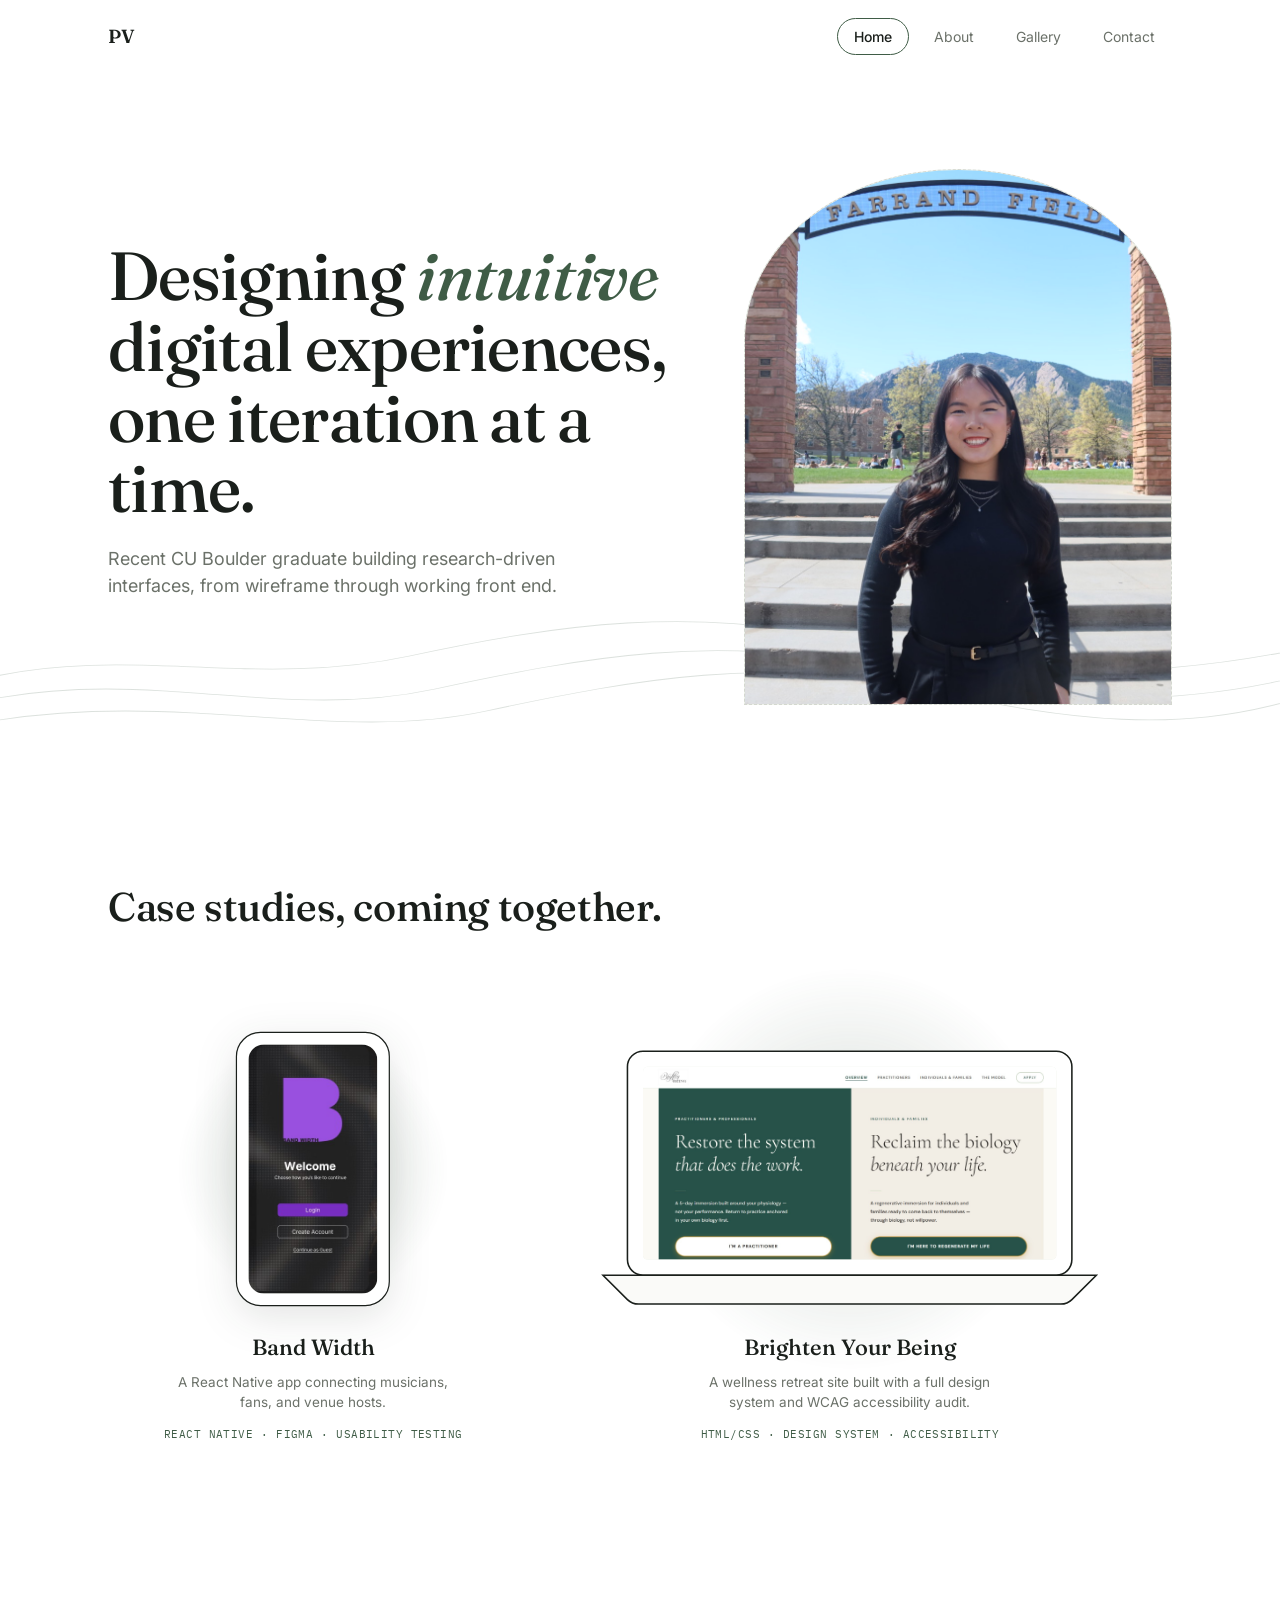
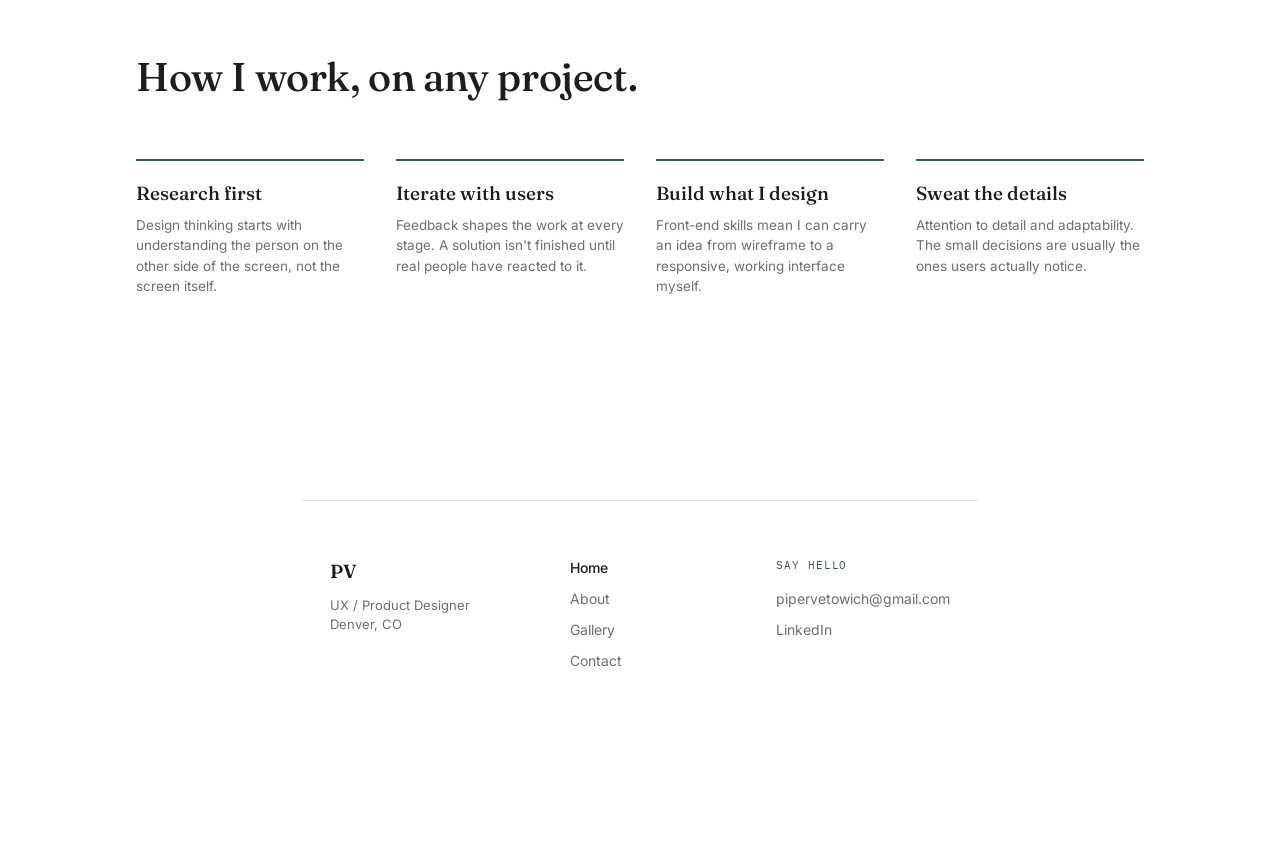
<file: index.html>
<!doctype html>
<html lang="en">
<head>
<meta charset="UTF-8" />
<meta name="viewport" content="width=device-width, initial-scale=1.0" />
<title>Piper Vetowich</title>
<meta name="description" content="Piper Vetowich, UX / Product Designer based in Boulder, CO." />
<link rel="preconnect" href="https://fonts.googleapis.com" />
<link rel="preconnect" href="https://fonts.gstatic.com" crossorigin />
<link href="https://fonts.googleapis.com/css2?family=Fraunces:ital,opsz,wght@0,9..144,400;0,9..144,500;0,9..144,600;1,9..144,500&family=Inter:wght@400;500;600&family=IBM+Plex+Mono:wght@400;500&display=swap" rel="stylesheet" />
<link rel="stylesheet" href="style.css" />
</head>
<body>

<!-- NAV -->
<header class="portfolio__nav">
  <div class="portfolio__nav-inner">
    <a href="index.html" class="portfolio__mark">PV</a>
    <nav class="portfolio__links">
      <a href="index.html" class="is-active">Home</a>
      <a href="about.html">About</a>
      <a href="gallery.html">Gallery</a>
      <a href="contact.html">Contact</a>
    </nav>
  </div>
</header>

<!-- HERO -->
<section class="portfolio__hero" id="top">
  <svg class="portfolio__hero-contour" viewBox="0 0 1000 400" preserveAspectRatio="none" aria-hidden="true">
    <path d="M-10 320 C 120 260, 220 360, 340 300 S 560 200, 680 260 S 900 340, 1010 280" fill="none" stroke="currentColor" stroke-width="1.4"/>
    <path d="M-10 360 C 140 300, 260 400, 380 340 S 600 240, 720 300 S 920 380, 1010 320" fill="none" stroke="currentColor" stroke-width="1.4"/>
    <path d="M-10 280 C 100 220, 200 300, 320 240 S 540 150, 660 210 S 880 290, 1010 230" fill="none" stroke="currentColor" stroke-width="1.4"/>
  </svg>
  <div class="portfolio__shell">
    
    <div class="portfolio__hero-layout">
      <div class="portfolio__hero-inner">
        <h1>Designing <em>intuitive</em> digital experiences, one iteration at a time.</h1>
        <p class="portfolio__hero-sub">
          Recent CU Boulder graduate building research-driven interfaces, from wireframe
          through working front end.
        </p>
      </div>
      <div class="portfolio__hero-photo-wrap">
        <div class="portfolio__hero-photo">
           <img src="Piper_Vetowich.JPG" alt="Piper Vetowich" />
        </div>
      </div>
    </div>
  </div>
</section>

<!-- WORK -->
<section class="portfolio__section" id="work">
  <div class="portfolio__shell">
    <div class="portfolio__section-head">
      <div>
        <h2>Case studies, coming together.</h2>
      </div>
    </div>
   
    <div class="portfolio__devices">

      <div class="portfolio__project-col">
        <div class="portfolio__glow" style="width:280px;height:280px;left:50%;top:140px;transform:translate(-50%,-50%);"></div>
        <a class="portfolio__project-link" href="bandwidth.html">
          <div class="portfolio__device-frame">
            <svg class="portfolio__phone" viewBox="0 0 186 326" xmlns="http://www.w3.org/2000/svg">
              <defs>
                <clipPath id="phoneScreenClip">
                  <rect x="18" y="18" width="150" height="290" rx="18" />
                </clipPath>
              </defs>
              <rect class="portfolio__phone-frame" x="4" y="4" width="178" height="318" rx="28" />
              <rect class="portfolio__phone-screen-fill" x="18" y="18" width="150" height="290" rx="18" />
          
                 <image href="bandwidth-phone.jpg" x="18" y="18" width="150" height="290" preserveAspectRatio="xMidYMid slice" clip-path="url(#phoneScreenClip)" />
            </svg>
          </div>
          <div class="portfolio__project-caption">
            <h3>Band Width</h3>
            <p>A React Native app connecting musicians, fans, and venue hosts. </p>
            <div class="portfolio__tags">
              <span class="portfolio__tag">React Native</span>
              <span class="portfolio__tag">Figma</span>
              <span class="portfolio__tag">Usability testing</span>
            </div>
          </div>
        </a>
      </div>

     <div class="portfolio__project-col">
  <div class="portfolio__glow" style="width:420px;height:420px;left:50%;top:140px;transform:translate(-50%,-50%);"></div>
  <a class="portfolio__project-link" href="brighten-your-being.html">
    <div class="portfolio__device-frame">
      <svg class="portfolio__laptop" viewBox="0 0 480 252" xmlns="http://www.w3.org/2000/svg">
        <defs>
          <clipPath id="laptopScreenClip">
            <rect x="54" y="34" width="372" height="173.56" rx="4" />
          </clipPath>
        </defs>
        <rect class="portfolio__laptop-frame" x="40" y="20" width="400" height="201.56" rx="14" />
        <rect class="portfolio__laptop-screen-fill" x="54" y="34" width="372" height="173.56" rx="4" />
        <image href="BYB-Home-Page.jpg" x="54" y="34" width="372" height="173.56" preserveAspectRatio="xMidYMid slice" clip-path="url(#laptopScreenClip)" />
        <path class="portfolio__laptop-base" d="M18 221.56 L462 221.56 L440 243.56 Q436 247.56 430 247.56 L50 247.56 Q44 247.56 40 243.56 Z" />
      </svg>
    </div>
  </a>
  <div class="portfolio__project-caption">
    <h3>Brighten Your Being</h3>
    <p>A wellness retreat site built with a full design system and WCAG accessibility audit.</p>
    <div class="portfolio__tags">
      <span class="portfolio__tag">HTML/CSS</span>
      <span class="portfolio__tag">Design system</span>
      <span class="portfolio__tag">Accessibility</span>
    </div>
  </div>
</div>

<!-- APPROACH -->
<section class="portfolio__section" id="approach">
  <div class="portfolio__shell">
    <div class="portfolio__section-head">
      <div>
        <h2>How I work, on any project.</h2>
      </div>
    </div>
    <div class="portfolio__principles">
      <div class="portfolio__principle">
        <h3>Research first</h3>
        <p>Design thinking starts with understanding the person on the other side of the screen, not the screen itself.</p>
      </div>
      <div class="portfolio__principle">
        <h3>Iterate with users</h3>
        <p>Feedback shapes the work at every stage. A solution isn't finished until real people have reacted to it.</p>
      </div>
      <div class="portfolio__principle">
        <h3>Build what I design</h3>
        <p>Front-end skills mean I can carry an idea from wireframe to a responsive, working interface myself.</p>
      </div>
      <div class="portfolio__principle">
        <h3>Sweat the details</h3>
        <p>Attention to detail and adaptability. The small decisions are usually the ones users actually notice.</p>
      </div>
    </div>
  </div>
</section>

<footer class="portfolio__footer">
  <div class="portfolio__shell portfolio__footer-inner">
    <div class="portfolio__footer-brand">
      <a href="index.html" class="portfolio__mark">PV</a>
      <p>UX / Product Designer<br />Denver, CO</p>
    </div>
    <nav class="portfolio__footer-links">

      <a href="index.html" class="is-active">Home</a>
      <a href="about.html">About</a>
      <a href="gallery.html">Gallery</a>
      <a href="contact.html">Contact</a>
    </nav>
    <div class="portfolio__footer-contact">
      <span class="portfolio__footer-heading">Say hello</span>
      <a href="mailto:pipervetowich@gmail.com">pipervetowich@gmail.com</a>
      <a href="https://www.linkedin.com/in/piper-vetowich">LinkedIn</a>
    </div>
  
</footer>

</body>
</html>
</file>
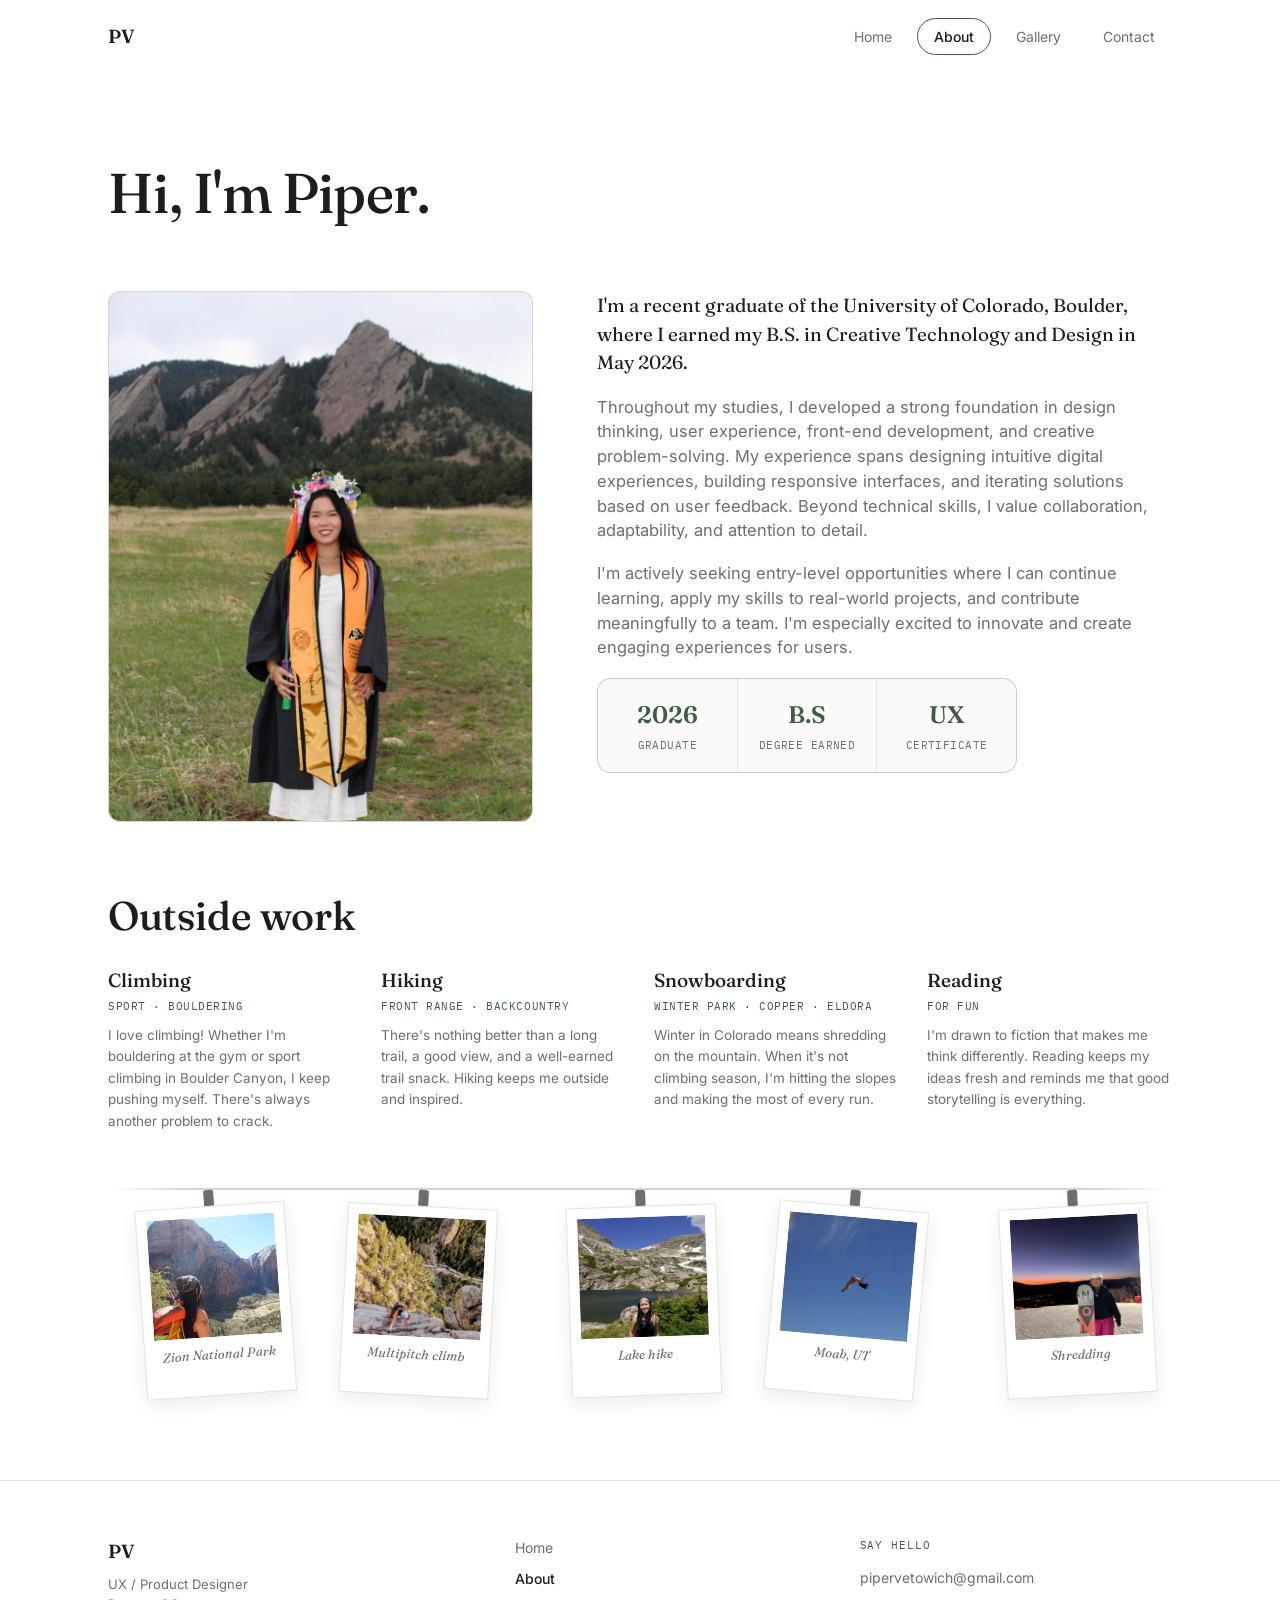
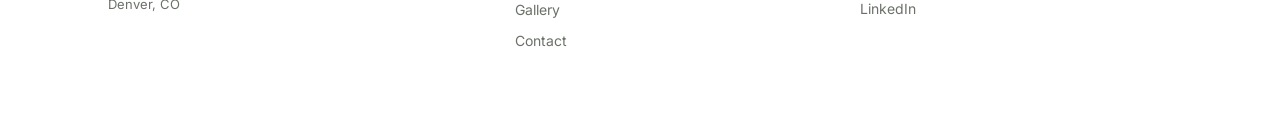
<file: About.html>
<!doctype html>
<html lang="en">
<head>
<meta charset="UTF-8" />
<meta name="viewport" content="width=device-width, initial-scale=1.0" />
<title>About Piper Vetowich</title>
<meta name="description" content="Piper Vetowich, UX / Product Designer based in Boulder, CO." />
<link rel="preconnect" href="https://fonts.googleapis.com" />
<link rel="preconnect" href="https://fonts.gstatic.com" crossorigin />
<link href="https://fonts.googleapis.com/css2?family=Fraunces:ital,opsz,wght@0,9..144,400;0,9..144,500;0,9..144,600;1,9..144,500&family=Inter:wght@400;500;600&family=IBM+Plex+Mono:wght@400;500&display=swap" rel="stylesheet" />
<link rel="stylesheet" href="style.css" />
</head>
<body>

<!-- NAV -->
<header class="portfolio__nav">
  <div class="portfolio__nav-inner">
    <a href="index.html" class="portfolio__mark">PV</a>
    <nav class="portfolio__links">
      <a href="index.html">Home</a>
      <a href="about.html" class="is-active">About</a>
      <a href="gallery.html">Gallery</a>
      <a href="contact.html">Contact</a>
    </nav>
  </div>
</header>

<!-- ABOUT -->
<section class="portfolio__section portfolio__section--first" id="about">
  <div class="portfolio__shell" style="margin-bottom:56px;">
    <h1 class="portfolio__case-title" style="margin-bottom:0;">Hi, I'm Piper.</h1>
  </div>

  <div class="portfolio__shell portfolio__about">
    <div class="portfolio__portrait-wrap">
      <div class="portfolio__glow" style="width:320px;height:320px;left:50%;top:50%;transform:translate(-50%,-50%);"></div>
      <div class="portfolio__portrait">
        <img src="Piper_Vetowich2.jpg" alt="Piper Vetowich" />
    
        <div class="portfolio__portrait-label"></div>
      </div>
    </div>
    <div class="portfolio__about-body">
      <p>
        I'm a recent graduate of the University of Colorado, Boulder, where I earned my B.S. in Creative
        Technology and Design in May 2026.
      </p>
      <p>
        Throughout my studies, I developed a strong foundation in design thinking, user experience, front-end
        development, and creative problem-solving. My experience spans designing intuitive digital experiences,
        building responsive interfaces, and iterating solutions based on user feedback. Beyond technical
        skills, I value collaboration, adaptability, and attention to detail.
      </p>
      <p>
        I'm actively seeking entry-level opportunities where I can continue learning, apply my skills to
        real-world projects, and contribute meaningfully to a team. I'm especially excited to innovate and
        create engaging experiences for users.
      </p>

      <!-- ⟵ ADD YOUR REAL NUMBERS -->
      <div class="portfolio__stats-row">
        <div class="portfolio__stat">
          <div class="portfolio__stat-num">2026</div>
          <div class="portfolio__stat-label">Graduate</div>
        </div>
        <div class="portfolio__stat">
          <div class="portfolio__stat-num">B.S</div>
          <div class="portfolio__stat-label">degree earned</div>
        </div>
        <div class="portfolio__stat">
          <div class="portfolio__stat-num">UX</div>
          <div class="portfolio__stat-label">Certificate</div>
        </div>
      </div>
    </div>
  </div>

  <!-- Outside work / interests -->
  <div class="portfolio__shell">
    <div class="portfolio__interests">
      <h2 class="portfolio__interests-title">Outside work</h2>
      <div class="portfolio__interests-grid">
        <div class="portfolio__interest-card">
          <h3>Climbing</h3>
          <div class="portfolio__interest-detail">Sport · Bouldering</div>
          <p>I love climbing! Whether I'm bouldering at the gym or sport climbing in Boulder Canyon, I keep pushing myself. There's always another problem to crack.</p>
        </div>
        <div class="portfolio__interest-card">
          <h3>Hiking</h3>
          <div class="portfolio__interest-detail">Front Range · Backcountry</div>
          <p>There's nothing better than a long trail, a good view, and a well-earned trail snack. Hiking keeps me outside and inspired.</p>
        </div>
        <div class="portfolio__interest-card">
          <h3>Snowboarding</h3>
          <div class="portfolio__interest-detail">Winter Park · Copper · Eldora</div>
          <p>Winter in Colorado means shredding on the mountain. When it's not climbing season, I'm hitting the slopes and making the most of every run.</p>
        </div>
        <div class="portfolio__interest-card">
          <h3>Reading</h3>
          <div class="portfolio__interest-detail">For Fun</div>
          <p>I'm drawn to fiction that makes me think differently. Reading keeps my ideas fresh and reminds me that good storytelling is everything.</p>
        </div>
      </div>
    </div>

    <!-- ⟵ ADD YOUR PHOTOS — replace each "+" placeholder with <img src="..."> -->
    <div class="portfolio__polaroids">
      <div class="portfolio__polaroid-line"></div>
      <div class="portfolio__polaroid" style="--rot:-4deg">
        <div class="portfolio__polaroid-clip"></div>
        <div class="portfolio__polaroid-card">
          <div class="portfolio__polaroid-img"><img src="Hiker1.jpg" alt="Zion National Park"></div>
          <p>Zion National Park</p>
        </div>
      </div>
      <div class="portfolio__polaroid" style="--rot:3deg">
        <div class="portfolio__polaroid-clip"></div>
        <div class="portfolio__polaroid-card">
          <div class="portfolio__polaroid-img"><img src="Climber1.jpg" alt="Multipitch climb"></div>
          <p>Multipitch climb</p>
        </div>
      </div>
      <div class="portfolio__polaroid" style="--rot:-2deg">
        <div class="portfolio__polaroid-clip"></div>
        <div class="portfolio__polaroid-card">
          <div class="portfolio__polaroid-img"><img src="Hiker2.jpg" alt="Lake hike"></div>
          <p>Lake hike</p>
        </div>
      </div>
      <div class="portfolio__polaroid" style="--rot:5deg">
        <div class="portfolio__polaroid-clip"></div>
        <div class="portfolio__polaroid-card">
          <div class="portfolio__polaroid-img"><img src="Climber2.jpg" alt="Moab, UT"></div>
          <p>Moab, UT</p>
        </div>
      </div>
      <div class="portfolio__polaroid" style="--rot:-3deg">
        <div class="portfolio__polaroid-clip"></div>
        <div class="portfolio__polaroid-card">
          <div class="portfolio__polaroid-img"><img src="Snowboarder.jpg" alt="Shredding"></div>
          <p>Shredding</p>
        </div>
      </div>
    </div>
  </div>
</section>

<footer class="portfolio__footer">
  <div class="portfolio__shell portfolio__footer-inner">
    <div class="portfolio__footer-brand">
      <a href="index.html" class="portfolio__mark">PV</a>
      <p>UX / Product Designer<br />Denver, CO</p>
    </div>
    <nav class="portfolio__footer-links">
      <a href="index.html">Home</a>
      <a href="about.html" class="is-active">About</a>
      <a href="gallery.html">Gallery</a>
      <a href="contact.html">Contact</a>
    </nav>
    <div class="portfolio__footer-contact">
      <span class="portfolio__footer-heading">Say hello</span>
      <a href="mailto:pipervetowich@gmail.com">pipervetowich@gmail.com</a>
      <a href="https://www.linkedin.com/in/piper-vetowich">LinkedIn</a>
    </div>
  
</footer>

</body>
</html>
</file>
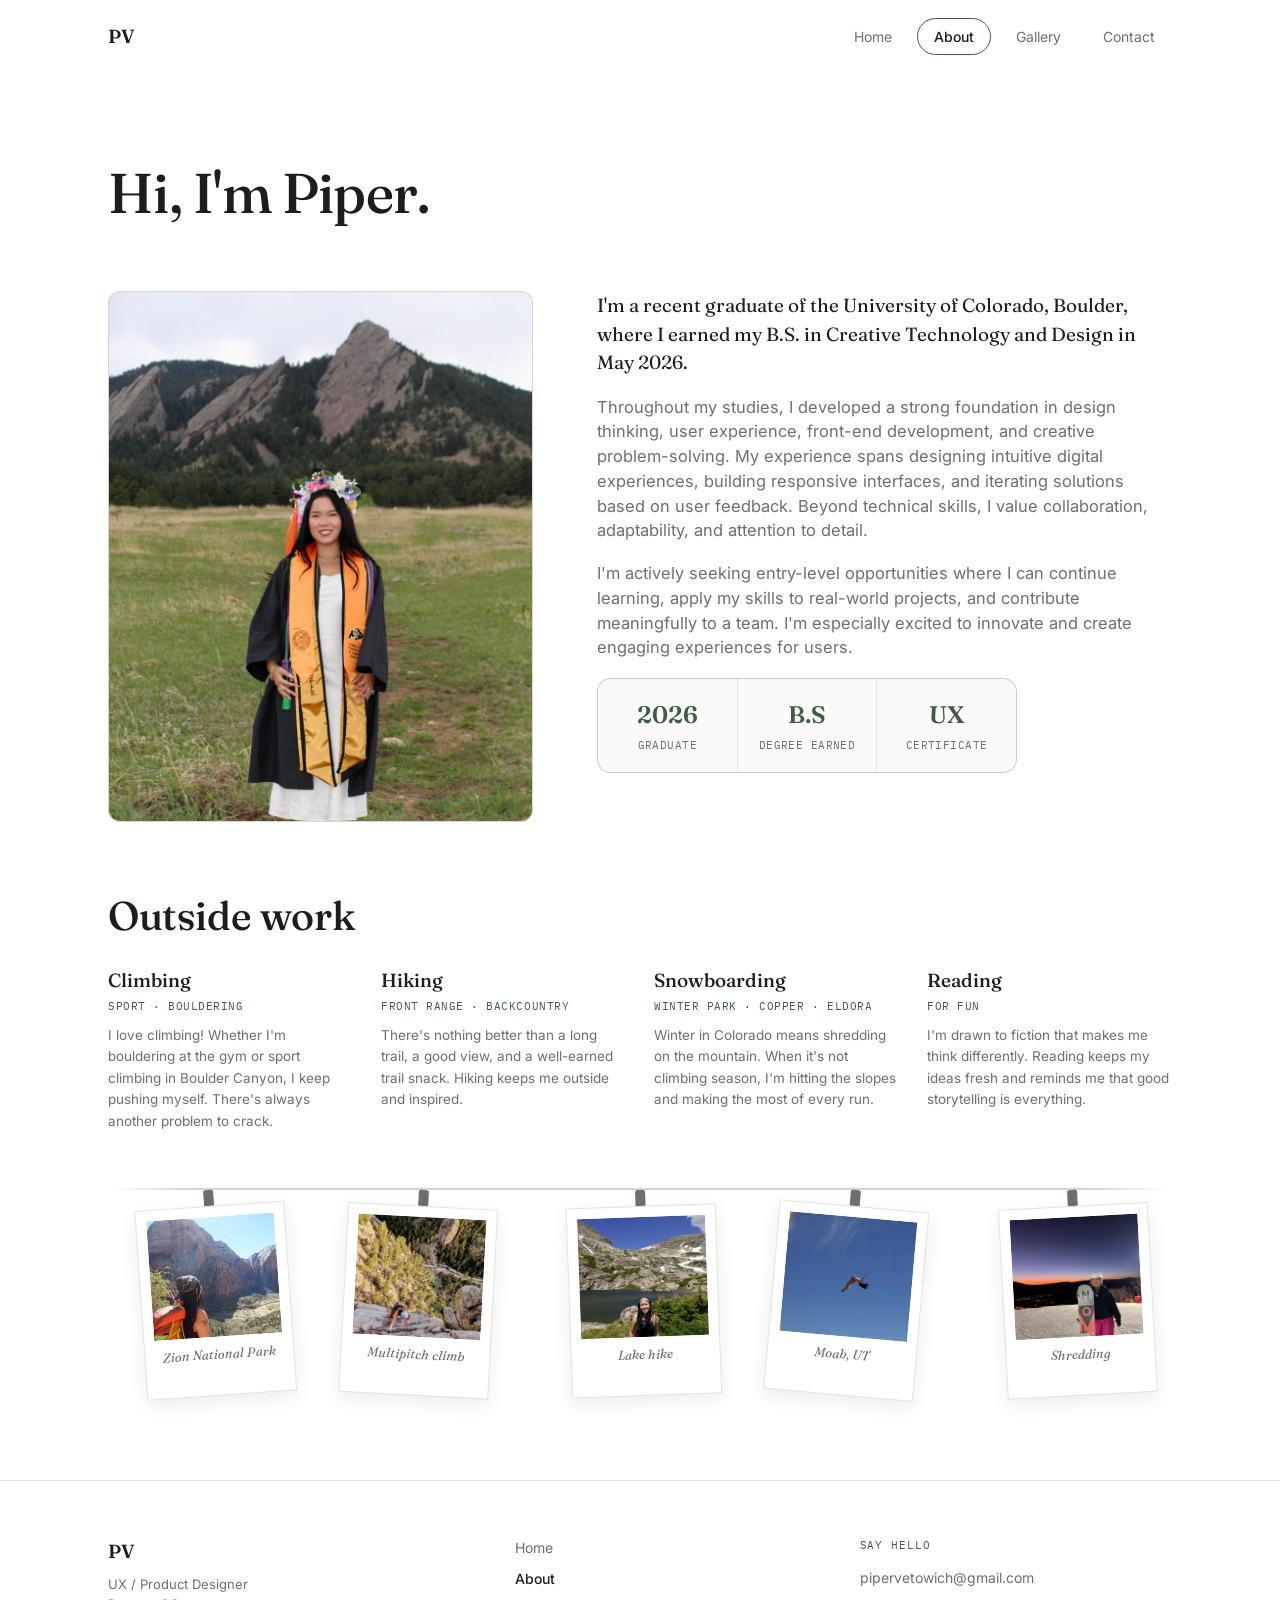
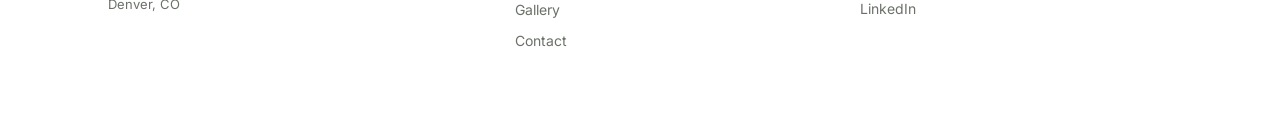
<file: about.html>
<!doctype html>
<html lang="en">
<head>
<meta charset="UTF-8" />
<meta name="viewport" content="width=device-width, initial-scale=1.0" />
<title>About Piper Vetowich</title>
<meta name="description" content="Piper Vetowich, UX / Product Designer based in Boulder, CO." />
<link rel="preconnect" href="https://fonts.googleapis.com" />
<link rel="preconnect" href="https://fonts.gstatic.com" crossorigin />
<link href="https://fonts.googleapis.com/css2?family=Fraunces:ital,opsz,wght@0,9..144,400;0,9..144,500;0,9..144,600;1,9..144,500&family=Inter:wght@400;500;600&family=IBM+Plex+Mono:wght@400;500&display=swap" rel="stylesheet" />
<link rel="stylesheet" href="style.css" />
</head>
<body>

<!-- NAV -->
<header class="portfolio__nav">
  <div class="portfolio__nav-inner">
    <a href="index.html" class="portfolio__mark">PV</a>
    <nav class="portfolio__links">
      <a href="index.html">Home</a>
      <a href="about.html" class="is-active">About</a>
      <a href="gallery.html">Gallery</a>
      <a href="contact.html">Contact</a>
    </nav>
  </div>
</header>

<!-- ABOUT -->
<section class="portfolio__section portfolio__section--first" id="about">
  <div class="portfolio__shell" style="margin-bottom:56px;">
    <h1 class="portfolio__case-title" style="margin-bottom:0;">Hi, I'm Piper.</h1>
  </div>

  <div class="portfolio__shell portfolio__about">
    <div class="portfolio__portrait-wrap">
      <div class="portfolio__glow" style="width:320px;height:320px;left:50%;top:50%;transform:translate(-50%,-50%);"></div>
      <div class="portfolio__portrait">
        <img src="Piper_Vetowich2.jpg" alt="Piper Vetowich" />
    
        <div class="portfolio__portrait-label"></div>
      </div>
    </div>
    <div class="portfolio__about-body">
      <p>
        I'm a recent graduate of the University of Colorado, Boulder, where I earned my B.S. in Creative
        Technology and Design in May 2026.
      </p>
      <p>
        Throughout my studies, I developed a strong foundation in design thinking, user experience, front-end
        development, and creative problem-solving. My experience spans designing intuitive digital experiences,
        building responsive interfaces, and iterating solutions based on user feedback. Beyond technical
        skills, I value collaboration, adaptability, and attention to detail.
      </p>
      <p>
        I'm actively seeking entry-level opportunities where I can continue learning, apply my skills to
        real-world projects, and contribute meaningfully to a team. I'm especially excited to innovate and
        create engaging experiences for users.
      </p>

      <!-- ⟵ ADD YOUR REAL NUMBERS -->
      <div class="portfolio__stats-row">
        <div class="portfolio__stat">
          <div class="portfolio__stat-num">2026</div>
          <div class="portfolio__stat-label">Graduate</div>
        </div>
        <div class="portfolio__stat">
          <div class="portfolio__stat-num">B.S</div>
          <div class="portfolio__stat-label">degree earned</div>
        </div>
        <div class="portfolio__stat">
          <div class="portfolio__stat-num">UX</div>
          <div class="portfolio__stat-label">Certificate</div>
        </div>
      </div>
    </div>
  </div>

  <!-- Outside work / interests -->
  <div class="portfolio__shell">
    <div class="portfolio__interests">
      <h2 class="portfolio__interests-title">Outside work</h2>
      <div class="portfolio__interests-grid">
        <div class="portfolio__interest-card">
          <h3>Climbing</h3>
          <div class="portfolio__interest-detail">Sport · Bouldering</div>
          <p>I love climbing! Whether I'm bouldering at the gym or sport climbing in Boulder Canyon, I keep pushing myself. There's always another problem to crack.</p>
        </div>
        <div class="portfolio__interest-card">
          <h3>Hiking</h3>
          <div class="portfolio__interest-detail">Front Range · Backcountry</div>
          <p>There's nothing better than a long trail, a good view, and a well-earned trail snack. Hiking keeps me outside and inspired.</p>
        </div>
        <div class="portfolio__interest-card">
          <h3>Snowboarding</h3>
          <div class="portfolio__interest-detail">Winter Park · Copper · Eldora</div>
          <p>Winter in Colorado means shredding on the mountain. When it's not climbing season, I'm hitting the slopes and making the most of every run.</p>
        </div>
        <div class="portfolio__interest-card">
          <h3>Reading</h3>
          <div class="portfolio__interest-detail">For Fun</div>
          <p>I'm drawn to fiction that makes me think differently. Reading keeps my ideas fresh and reminds me that good storytelling is everything.</p>
        </div>
      </div>
    </div>

    <!-- ⟵ ADD YOUR PHOTOS — replace each "+" placeholder with <img src="..."> -->
    <div class="portfolio__polaroids">
      <div class="portfolio__polaroid-line"></div>
      <div class="portfolio__polaroid" style="--rot:-4deg">
        <div class="portfolio__polaroid-clip"></div>
        <div class="portfolio__polaroid-card">
          <div class="portfolio__polaroid-img"><img src="Hiker1.jpg" alt="Zion National Park"></div>
          <p>Zion National Park</p>
        </div>
      </div>
      <div class="portfolio__polaroid" style="--rot:3deg">
        <div class="portfolio__polaroid-clip"></div>
        <div class="portfolio__polaroid-card">
          <div class="portfolio__polaroid-img"><img src="Climber1.jpg" alt="Multipitch climb"></div>
          <p>Multipitch climb</p>
        </div>
      </div>
      <div class="portfolio__polaroid" style="--rot:-2deg">
        <div class="portfolio__polaroid-clip"></div>
        <div class="portfolio__polaroid-card">
          <div class="portfolio__polaroid-img"><img src="Hiker2.jpg" alt="Lake hike"></div>
          <p>Lake hike</p>
        </div>
      </div>
      <div class="portfolio__polaroid" style="--rot:5deg">
        <div class="portfolio__polaroid-clip"></div>
        <div class="portfolio__polaroid-card">
          <div class="portfolio__polaroid-img"><img src="Climber2.jpg" alt="Moab, UT"></div>
          <p>Moab, UT</p>
        </div>
      </div>
      <div class="portfolio__polaroid" style="--rot:-3deg">
        <div class="portfolio__polaroid-clip"></div>
        <div class="portfolio__polaroid-card">
          <div class="portfolio__polaroid-img"><img src="Snowboarder.jpg" alt="Shredding"></div>
          <p>Shredding</p>
        </div>
      </div>
    </div>
  </div>
</section>

<footer class="portfolio__footer">
  <div class="portfolio__shell portfolio__footer-inner">
    <div class="portfolio__footer-brand">
      <a href="index.html" class="portfolio__mark">PV</a>
      <p>UX / Product Designer<br />Denver, CO</p>
    </div>
    <nav class="portfolio__footer-links">
      <a href="index.html">Home</a>
      <a href="about.html" class="is-active">About</a>
      <a href="gallery.html">Gallery</a>
      <a href="contact.html">Contact</a>
    </nav>
    <div class="portfolio__footer-contact">
      <span class="portfolio__footer-heading">Say hello</span>
      <a href="mailto:pipervetowich@gmail.com">pipervetowich@gmail.com</a>
      <a href="https://www.linkedin.com/in/piper-vetowich">LinkedIn</a>
    </div>
  
</footer>

</body>
</html>
</file>
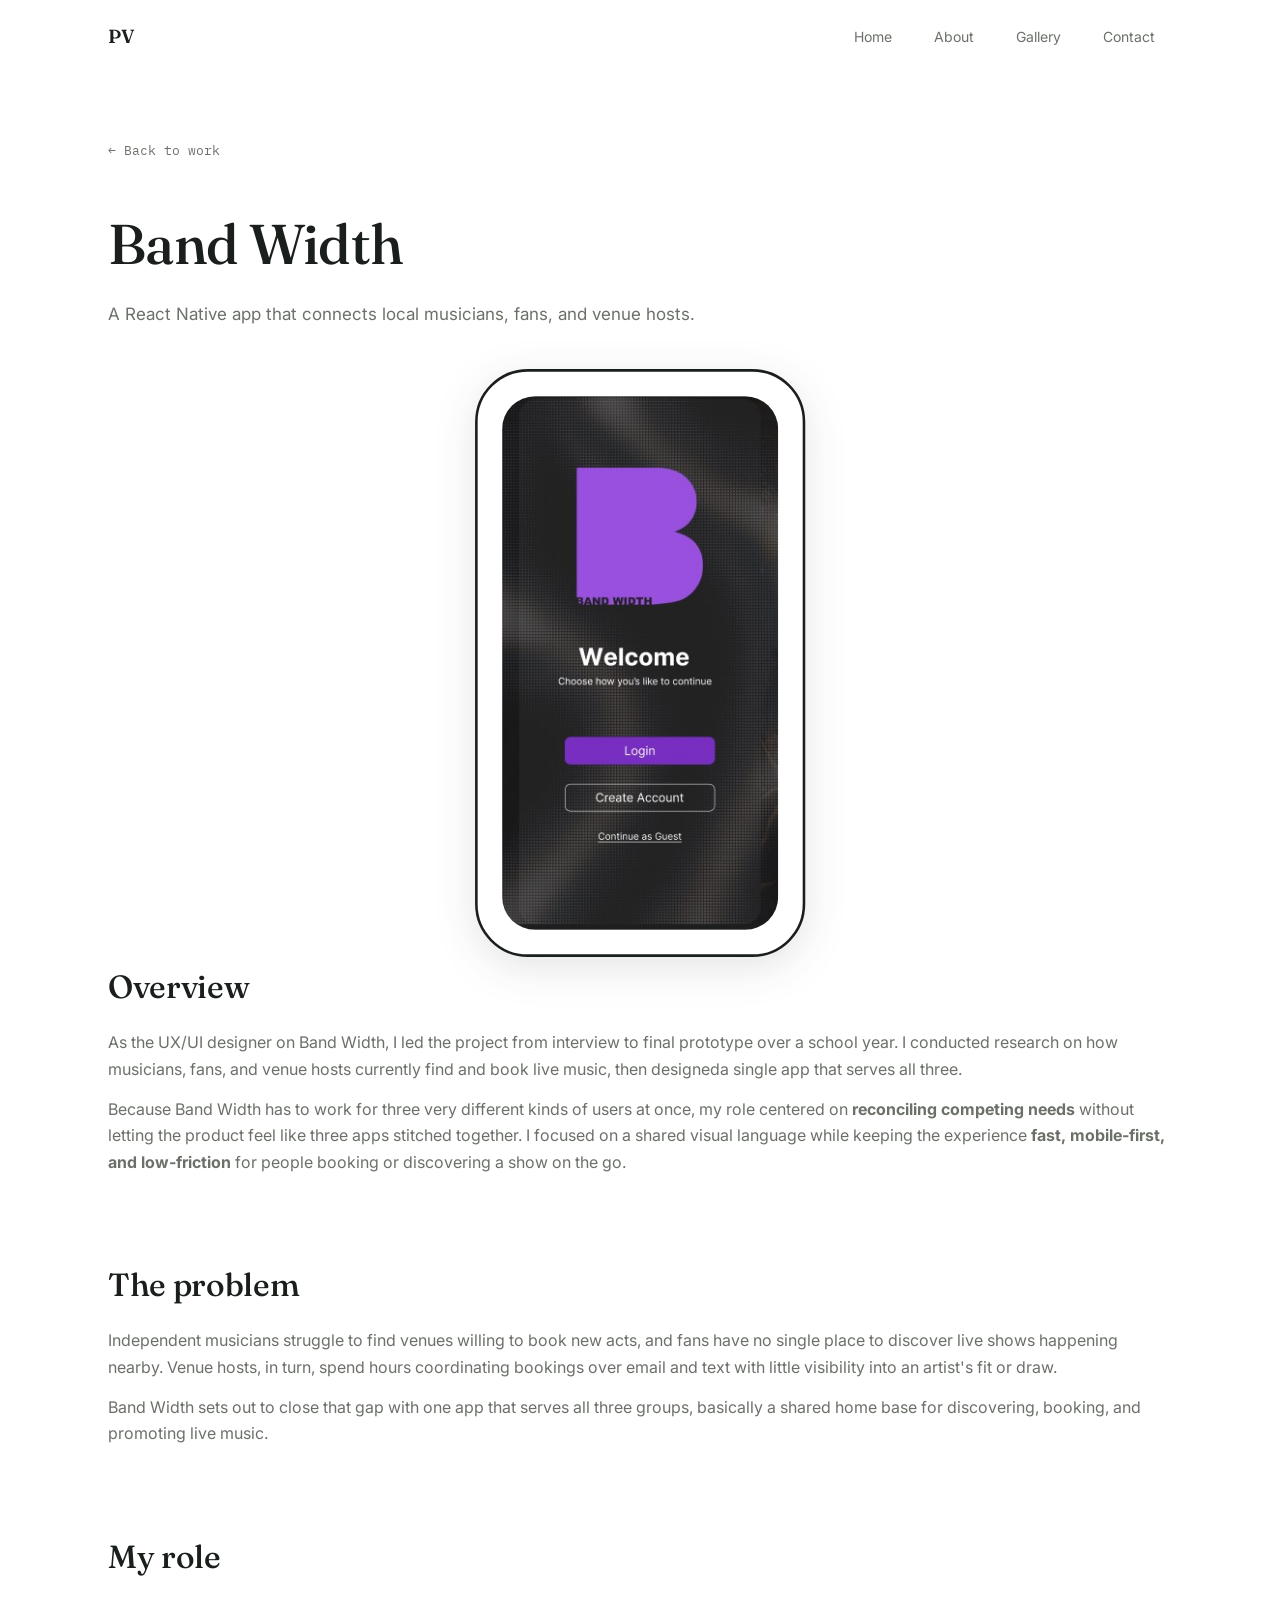
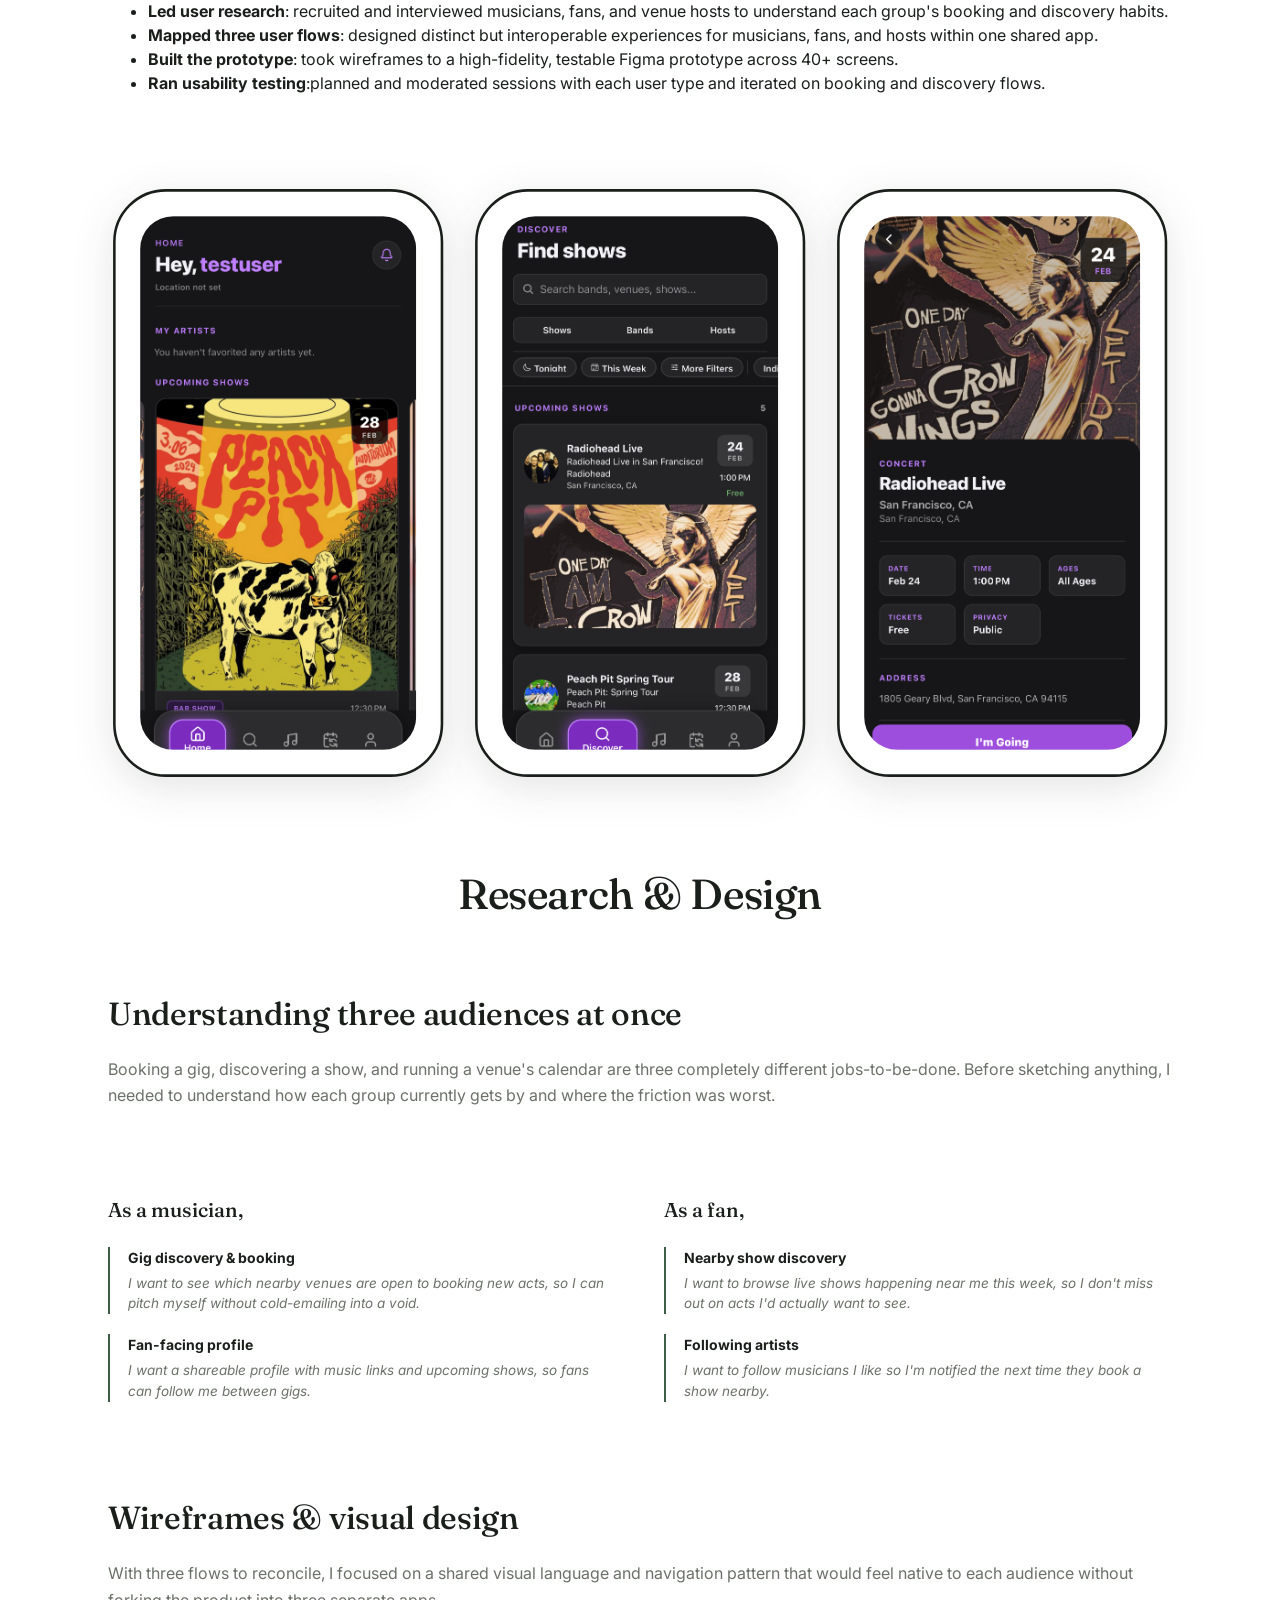
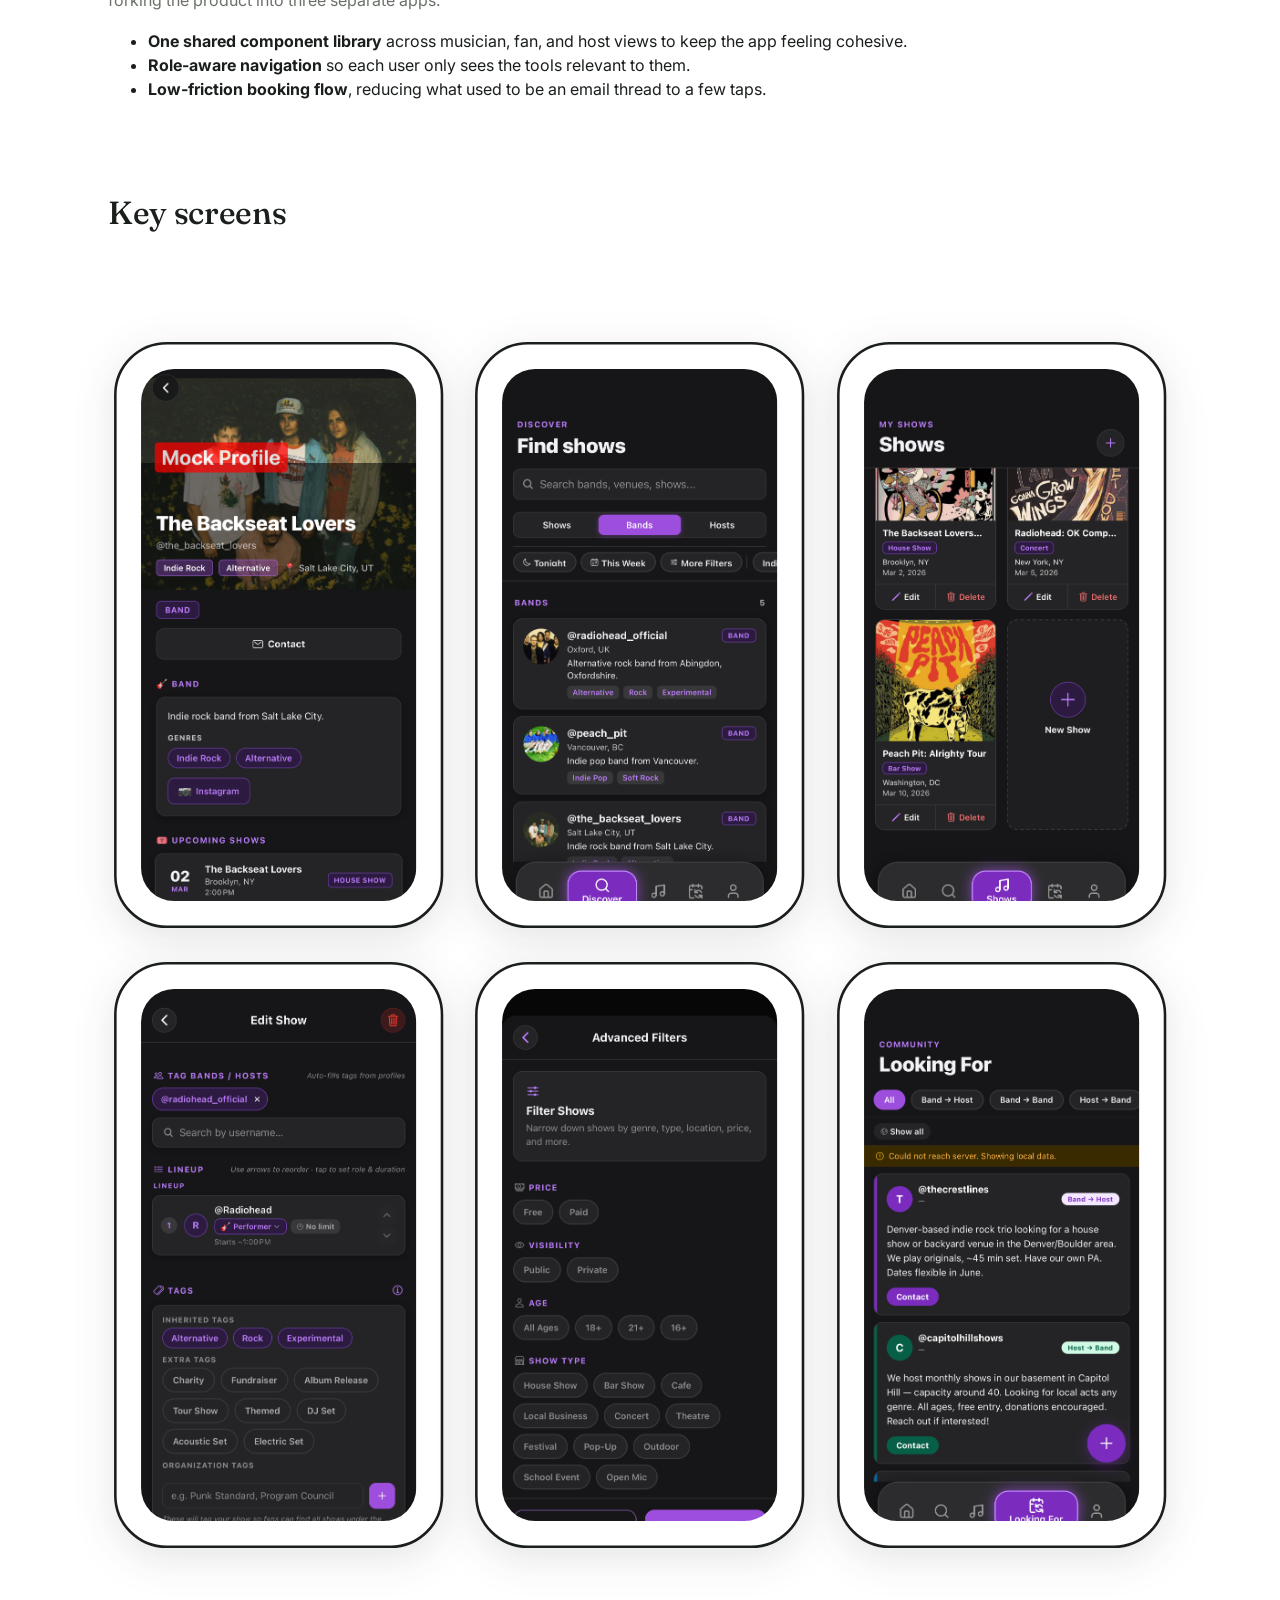
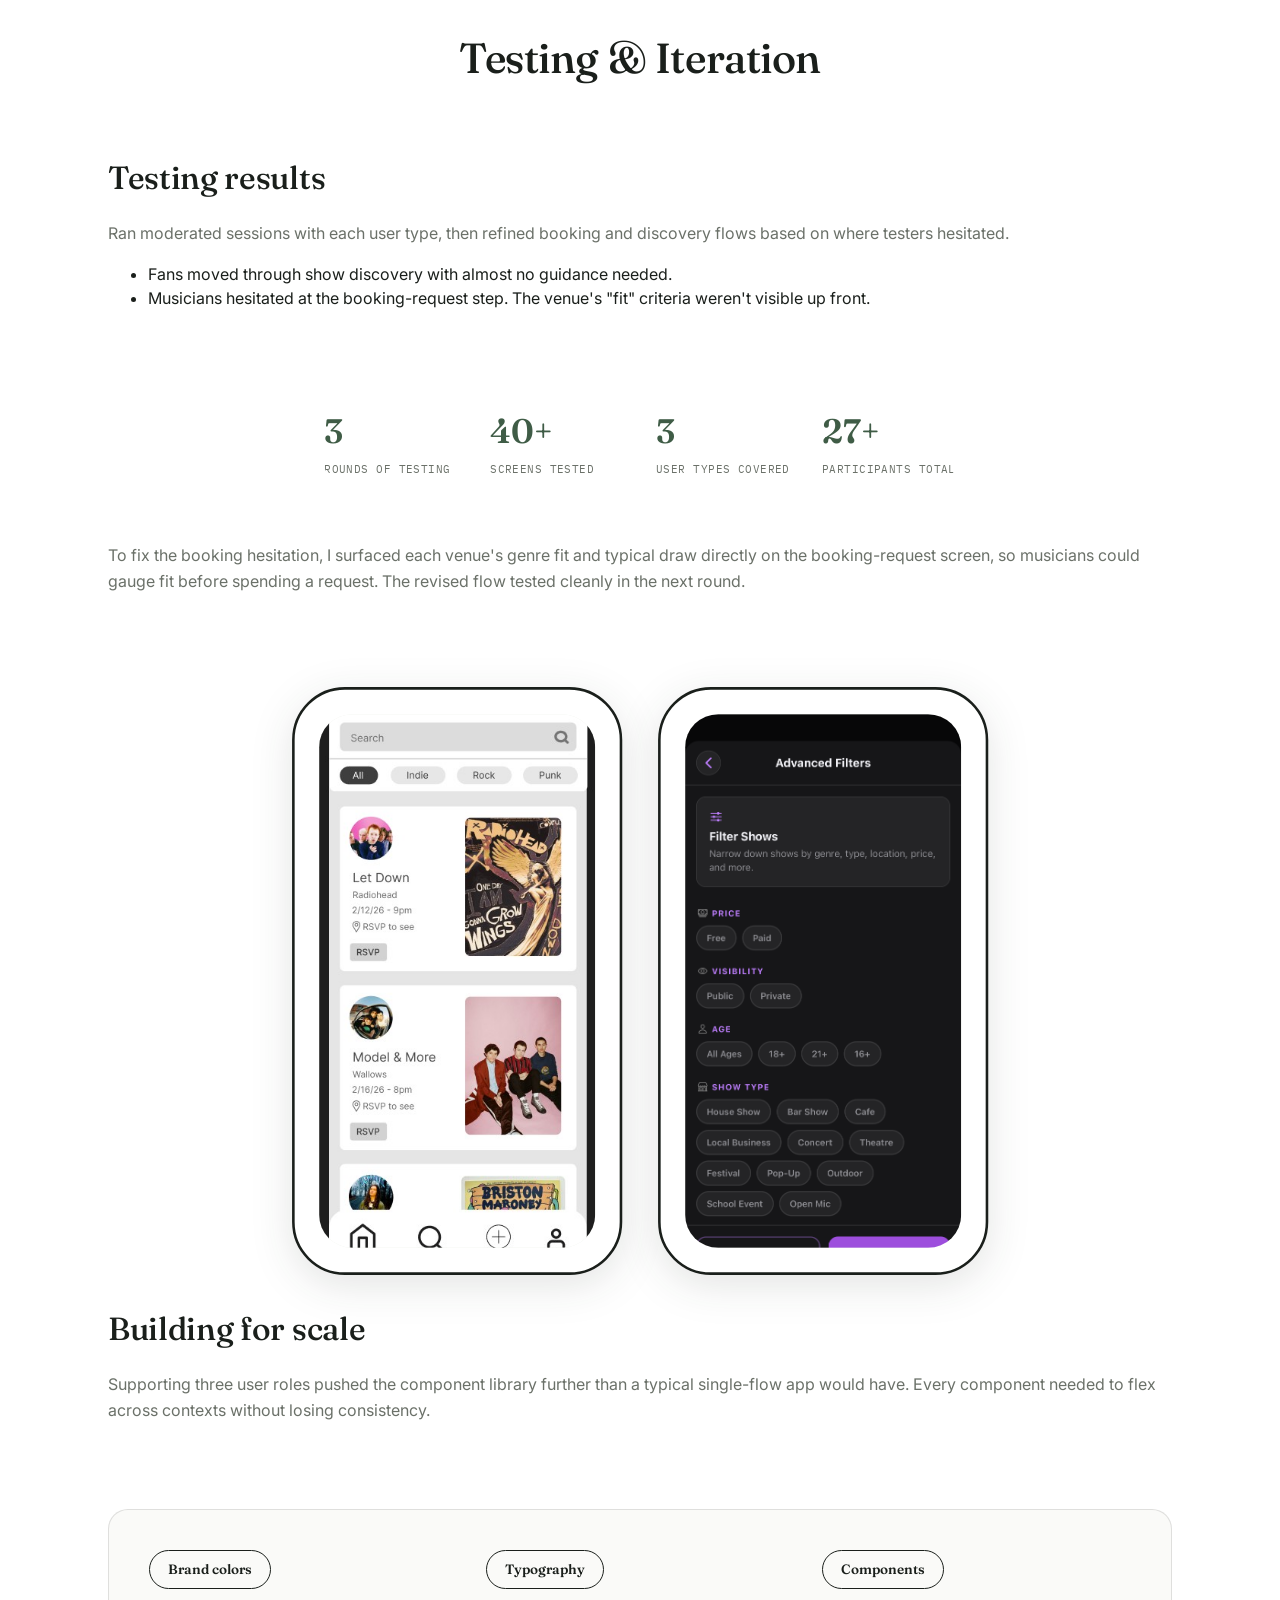
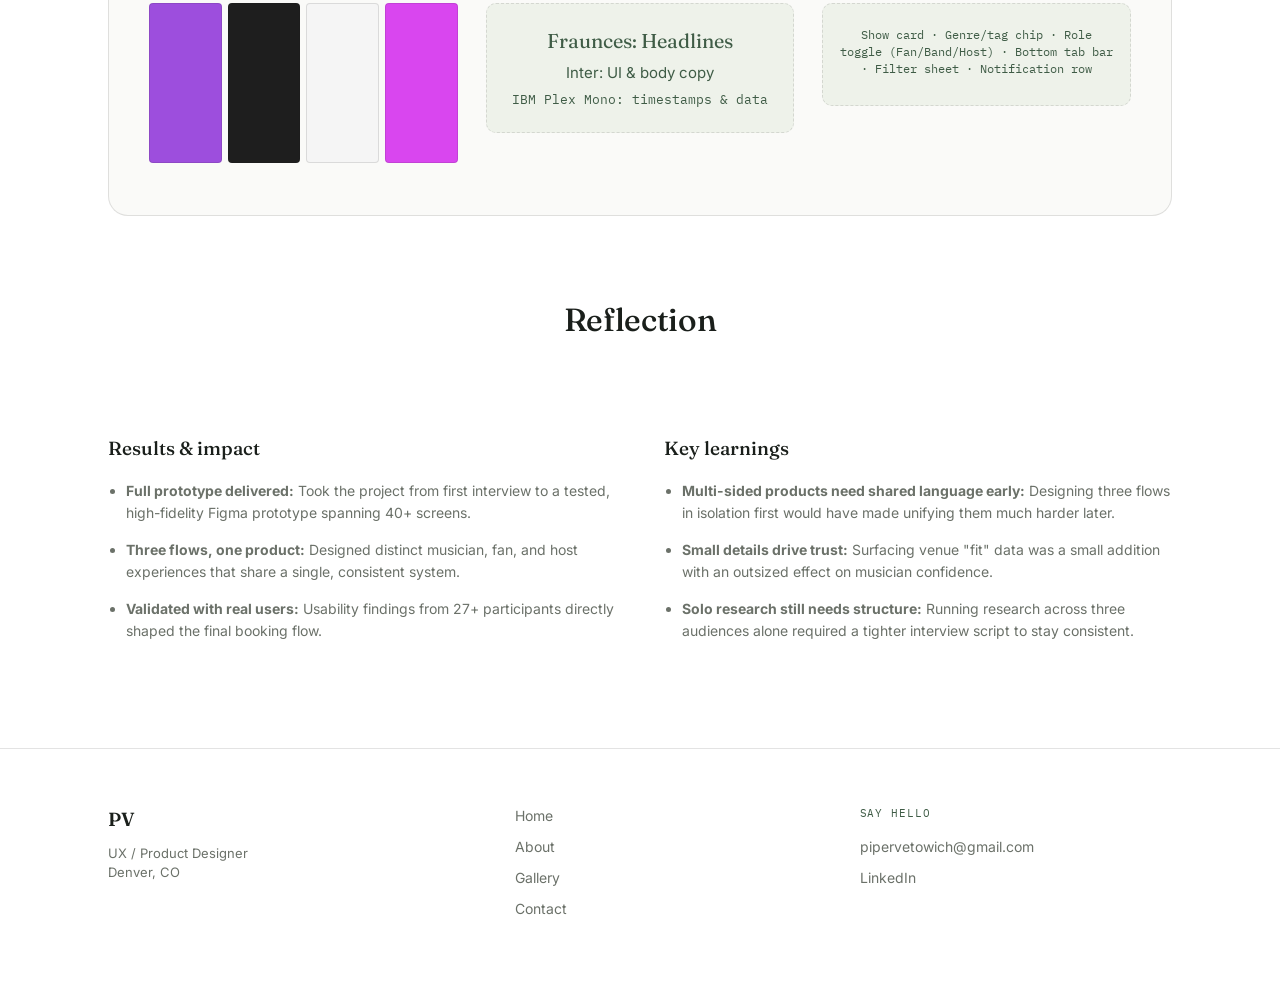
<file: Bandwidth.html>
<!doctype html>
<html lang="en">
<head>
<meta charset="UTF-8" />
<meta name="viewport" content="width=device-width, initial-scale=1.0" />
<title>Band Width Piper Vetowich</title>
<meta name="description" content="Case study: Band Width, a React Native app connecting musicians, fans, and venue hosts." />
<link rel="preconnect" href="https://fonts.googleapis.com" />
<link rel="preconnect" href="https://fonts.gstatic.com" crossorigin />
<link href="https://fonts.googleapis.com/css2?family=Fraunces:ital,opsz,wght@0,9..144,400;0,9..144,500;0,9..144,600;1,9..144,500&family=Inter:wght@400;500;600&family=IBM+Plex+Mono:wght@400;500&display=swap" rel="stylesheet" />
<link rel="stylesheet" href="style.css" />
<style>
  /* Stretch case-study text blocks to the full content width */
  .portfolio__case-block,
  .portfolio__persona-grid,
  .portfolio__system-panel,
  .portfolio__reflection-grid {
    max-width: 100% !important;
    width: 100% !important;
  }
  .portfolio__case-block > p,
  .portfolio__case-block > ul {
    max-width: 100% !important;
  }
</style>
</head>
<body>

<!-- NAV -->
<header class="portfolio__nav">
  <div class="portfolio__nav-inner">
    <a href="index.html" class="portfolio__mark">PV</a>
    <nav class="portfolio__links">
      <a href="index.html">Home</a>
      <a href="about.html">About</a>
      <a href="gallery.html">Gallery</a>
      <a href="contact.html">Contact</a>
    </nav>
  </div>
</header>

<section class="portfolio__section portfolio__section--first">
  <div class="portfolio__shell">
    <a class="portfolio__case-back" href="index.html#work">← Back to work</a>

    <div class="portfolio__case-hero">
      <h1 class="portfolio__case-title">Band Width</h1>
      <p class="portfolio__case-sub">
        A React Native app that connects local musicians, fans, and venue hosts.
      </p>
    </div>

   <div class="portfolio__project-col">
        <div class="portfolio__glow" style="width:280px;height:280px;left:50%;top:140px;transform:translate(-50%,-50%);"></div>
          <div class="portfolio__device-frame" style="height:600px;">
            <svg class="portfolio__phone" viewBox="0 0 186 326" xmlns="http://www.w3.org/2000/svg">
              <defs>
                <clipPath id="phoneScreenClip">
                  <rect x="18" y="18" width="150" height="290" rx="18" />
                </clipPath>
              </defs>
              <rect class="portfolio__phone-frame" x="4" y="4" width="178" height="318" rx="28" />
              <rect class="portfolio__phone-screen-fill" x="18" y="18" width="150" height="290" rx="18" />
          
                 <image href="bandwidth-phone.jpg" x="18" y="18" width="150" height="290" preserveAspectRatio="xMidYMid slice" clip-path="url(#phoneScreenClip)" />
            </svg>
          </div>
    <!-- OVERVIEW -->
    <div class="portfolio__case-block">
      <h2>Overview</h2>
      <p>
        As the UX/UI designer on Band Width, I led the project from
        interview to final prototype over a school year. I conducted research on how
        musicians, fans, and venue hosts currently find and book live music,
        then designeda single app that serves all three.
      </p>
      <p>
        Because Band Width has to work for three very different kinds of users
        at once, my role centered on <strong>reconciling competing needs</strong>
        without letting the product feel like three apps stitched together. I focused on a shared visual language
        while keeping the experience <strong>fast, mobile-first, and low-friction</strong>
        for people booking or discovering a show on the go.
      </p>
    </div>

    <!-- THE PROBLEM -->
    <div class="portfolio__case-block">
      <h2>The problem</h2>
      <p>
        Independent musicians struggle to find venues willing to book new acts, and
        fans have no single place to discover live shows happening nearby. Venue
        hosts, in turn, spend hours coordinating bookings over email and text with
        little visibility into an artist's fit or draw.
      </p>
      <p>
        Band Width sets out to close that gap with one app that serves all three
        groups, basically a shared home base for discovering, booking, and promoting live
        music.
      </p>
    </div>

    <!-- MY ROLE -->
    <div class="portfolio__case-block">
      <h2>My role</h2>
      <ul>
        <li><strong>Led user research</strong>: recruited and interviewed musicians, fans, and venue hosts to understand each group's booking and discovery habits.</li>
        <li><strong>Mapped three user flows</strong>: designed distinct but interoperable experiences for musicians, fans, and hosts within one shared app.</li>
        <li><strong>Built the prototype</strong>: took wireframes to a high-fidelity, testable Figma prototype across 40+ screens.</li>
        <li><strong>Ran usability testing</strong>:planned and moderated sessions with each user type and iterated on booking and discovery flows.</li>
      </ul>
    </div>

    <!-- SCREEN PREVIEW ROW -->
    <div style="display:flex;align-items:flex-end;justify-content:center;gap:20px;margin:0 calc(50% - 50vw) 80px;flex-wrap:nowrap;width:100vw;">

      <!-- Home -->
      <div style="height:600px;">
        <svg class="portfolio__phone" viewBox="0 0 186 326" xmlns="http://www.w3.org/2000/svg" style="height:100%;width:auto;">
          <defs>
            <clipPath id="phoneScreenClipHome">
              <rect x="18" y="18" width="150" height="290" rx="18" />
            </clipPath>
          </defs>
          <rect class="portfolio__phone-frame" x="4" y="4" width="178" height="318" rx="28" />
          <rect class="portfolio__phone-screen-fill" x="18" y="18" width="150" height="290" rx="18" />
          <image href="Home.PNG" x="18" y="18" width="150" height="290" preserveAspectRatio="xMidYMid slice" clip-path="url(#phoneScreenClipHome)" />
        </svg>
      </div>

      <!-- Discover -->
      <div style="height:600px;">
        <svg class="portfolio__phone" viewBox="0 0 186 326" xmlns="http://www.w3.org/2000/svg" style="height:100%;width:auto;">
          <defs>
            <clipPath id="phoneScreenClipDiscover">
              <rect x="18" y="18" width="150" height="290" rx="18" />
            </clipPath>
          </defs>
          <rect class="portfolio__phone-frame" x="4" y="4" width="178" height="318" rx="28" />
          <rect class="portfolio__phone-screen-fill" x="18" y="18" width="150" height="290" rx="18" />
          <image href="Discover.PNG" x="18" y="18" width="150" height="290" preserveAspectRatio="xMidYMid slice" clip-path="url(#phoneScreenClipDiscover)" />
        </svg>
      </div>

      <!-- Show -->
      <div style="height:600px;">
        <svg class="portfolio__phone" viewBox="0 0 186 326" xmlns="http://www.w3.org/2000/svg" style="height:100%;width:auto;">
          <defs>
            <clipPath id="phoneScreenClipShow">
              <rect x="18" y="18" width="150" height="290" rx="18" />
            </clipPath>
          </defs>
          <rect class="portfolio__phone-frame" x="4" y="4" width="178" height="318" rx="28" />
          <rect class="portfolio__phone-screen-fill" x="18" y="18" width="150" height="290" rx="18" />
          <image href="Show.PNG" x="18" y="18" width="150" height="290" preserveAspectRatio="xMidYMid slice" clip-path="url(#phoneScreenClipShow)" />
        </svg>
      </div>

    </div>

    <!-- PHASE 1 -->
    <div id="phase-1">
      <h2 class="portfolio__phase-heading">Research &amp; Design</h2>
    </div>

    <div class="portfolio__case-block">
      <h2>Understanding three audiences at once</h2>
      <p>
        Booking a gig, discovering a show, and running a venue's calendar are three
        completely different jobs-to-be-done. Before sketching anything, I needed to
        understand how each group currently gets by and where the friction was worst.
      </p>
    </div>
    <div class="portfolio__persona-grid">
      <div>
        <h3>As a musician,</h3>
        <div class="portfolio__persona-item">
          <strong>Gig discovery &amp; booking</strong>
          <p>I want to see which nearby venues are open to booking new acts, so I can pitch myself without cold-emailing into a void.</p>
        </div>
        <div class="portfolio__persona-item">
          <strong>Fan-facing profile</strong>
          <p>I want a shareable profile with music links and upcoming shows, so fans can follow me between gigs.</p>
        </div>
      </div>
      <div>
        <h3>As a fan,</h3>
        <div class="portfolio__persona-item">
          <strong>Nearby show discovery</strong>
          <p>I want to browse live shows happening near me this week, so I don't miss out on acts I'd actually want to see.</p>
        </div>
        <div class="portfolio__persona-item">
          <strong>Following artists</strong>
          <p>I want to follow musicians I like so I'm notified the next time they book a show nearby.</p>
        </div>
      </div>
    </div>

    <div class="portfolio__case-block">
      <h2>Wireframes &amp; visual design</h2>
      <p>
        With three flows to reconcile, I focused on a shared visual language and
        navigation pattern that would feel native to each audience without
        forking the product into three separate apps.
      </p>
      <ul>
        <li><strong>One shared component library</strong> across musician, fan, and host views to keep the app feeling cohesive.</li>
        <li><strong>Role-aware navigation</strong> so each user only sees the tools relevant to them.</li>
        <li><strong>Low-friction booking flow</strong>, reducing what used to be an email thread to a few taps.</li>
      </ul>
    </div>

    <div class="portfolio__case-block">
      <h2>Key screens</h2>
    </div>
    <div class="portfolio__gallery-grid" style="margin-bottom:72px;background:none;grid-template-columns:repeat(3,1fr);align-items:end;">
      <div style="height:600px;"><svg class="portfolio__phone" viewBox="0 0 186 326" xmlns="http://www.w3.org/2000/svg" style="height:100%;width:auto;margin:0 auto;display:block;" role="img" aria-label="Welcome and login screen with guest option">
        <defs><clipPath id="phoneScreenClipLogin"><rect x="18" y="18" width="150" height="290" rx="18" /></clipPath></defs>
        <rect class="portfolio__phone-frame" x="4" y="4" width="178" height="318" rx="28" />
        <rect class="portfolio__phone-screen-fill" x="18" y="18" width="150" height="290" rx="18" />
        <image href="Band-Profile.PNG" x="18" y="18" width="150" height="290" preserveAspectRatio="xMidYMid slice" clip-path="url(#phoneScreenClipLogin)" />
      </svg></div>
      <div style="height:600px;"><svg class="portfolio__phone" viewBox="0 0 186 326" xmlns="http://www.w3.org/2000/svg" style="height:100%;width:auto;margin:0 auto;display:block;" role="img" aria-label="Looking For community board connecting bands and hosts">
        <defs><clipPath id="phoneScreenClipLookingFor"><rect x="18" y="18" width="150" height="290" rx="18" /></clipPath></defs>
        <rect class="portfolio__phone-frame" x="4" y="4" width="178" height="318" rx="28" />
        <rect class="portfolio__phone-screen-fill" x="18" y="18" width="150" height="290" rx="18" />
        <image href="Bands.PNG" x="18" y="18" width="150" height="290" preserveAspectRatio="xMidYMid slice" clip-path="url(#phoneScreenClipLookingFor)" />
      </svg></div>
      <div style="height:600px;"><svg class="portfolio__phone" viewBox="0 0 186 326" xmlns="http://www.w3.org/2000/svg" style="height:100%;width:auto;margin:0 auto;display:block;" role="img" aria-label="Shows manager grid for editing and deleting a band's shows">
        <defs><clipPath id="phoneScreenClipShowsManager"><rect x="18" y="18" width="150" height="290" rx="18" /></clipPath></defs>
        <rect class="portfolio__phone-frame" x="4" y="4" width="178" height="318" rx="28" />
        <rect class="portfolio__phone-screen-fill" x="18" y="18" width="150" height="290" rx="18" />
        <image href="Show-Manager.PNG" x="18" y="18" width="150" height="290" preserveAspectRatio="xMidYMid slice" clip-path="url(#phoneScreenClipShowsManager)" />
      </svg></div>
      <div style="height:600px;"><svg class="portfolio__phone" viewBox="0 0 186 326" xmlns="http://www.w3.org/2000/svg" style="height:100%;width:auto;margin:0 auto;display:block;" role="img" aria-label="Host profile screen showing venue details and upcoming shows">
        <defs><clipPath id="phoneScreenClipHostProfile"><rect x="18" y="18" width="150" height="290" rx="18" /></clipPath></defs>
        <rect class="portfolio__phone-frame" x="4" y="4" width="178" height="318" rx="28" />
        <rect class="portfolio__phone-screen-fill" x="18" y="18" width="150" height="290" rx="18" />
        <image href="Show-Edit.PNG" x="18" y="18" width="150" height="290" preserveAspectRatio="xMidYMid slice" clip-path="url(#phoneScreenClipHostProfile)" />
      </svg></div>
      <div style="height:600px;"><svg class="portfolio__phone" viewBox="0 0 186 326" xmlns="http://www.w3.org/2000/svg" style="height:100%;width:auto;margin:0 auto;display:block;" role="img" aria-label="Advanced filters for browsing shows by price, age, and type">
        <defs><clipPath id="phoneScreenClipFilters"><rect x="18" y="18" width="150" height="290" rx="18" /></clipPath></defs>
        <rect class="portfolio__phone-frame" x="4" y="4" width="178" height="318" rx="28" />
        <rect class="portfolio__phone-screen-fill" x="18" y="18" width="150" height="290" rx="18" />
        <image href="Filter.PNG" x="18" y="18" width="150" height="290" preserveAspectRatio="xMidYMid slice" clip-path="url(#phoneScreenClipFilters)" />
      </svg></div>
      <div style="height:600px;"><svg class="portfolio__phone" viewBox="0 0 186 326" xmlns="http://www.w3.org/2000/svg" style="height:100%;width:auto;margin:0 auto;display:block;" role="img" aria-label="Notifications card showing show updates from followed artists">
        <defs><clipPath id="phoneScreenClipNotifications"><rect x="18" y="18" width="150" height="290" rx="18" /></clipPath></defs>
        <rect class="portfolio__phone-frame" x="4" y="4" width="178" height="318" rx="28" />
        <rect class="portfolio__phone-screen-fill" x="18" y="18" width="150" height="290" rx="18" />
        <image href="Looking-For2.PNG" x="18" y="18" width="150" height="290" preserveAspectRatio="xMidYMid slice" clip-path="url(#phoneScreenClipNotifications)" />
      </svg></div>
    </div>

    <!-- PHASE 2 -->
    <div id="phase-2">
      <h2 class="portfolio__phase-heading">Testing &amp; Iteration</h2>
    </div>

    <div class="portfolio__case-block">
      <h2>Testing results</h2>
      <p>Ran moderated sessions with each user type, then refined booking and discovery flows based on where testers hesitated.</p>
      <ul>
        <li>Fans moved through show discovery with almost no guidance needed.</li>
        <li>Musicians hesitated at the booking-request step. The venue's "fit" criteria weren't visible up front.</li>
      </ul>
    </div>

    <div class="portfolio__stats-row portfolio__stats-row--plain portfolio__stats-row--wide" style="margin-bottom:64px;">
      <div class="portfolio__stat">
        <div class="portfolio__stat-num">3</div>
        <div class="portfolio__stat-label">Rounds of testing</div>
      </div>
      <div class="portfolio__stat">
        <div class="portfolio__stat-num">40+</div>
        <div class="portfolio__stat-label">Screens tested</div>
      </div>
      <div class="portfolio__stat">
        <div class="portfolio__stat-num">3</div>
        <div class="portfolio__stat-label">User types covered</div>
      </div>
      <div class="portfolio__stat">
        <div class="portfolio__stat-num">27+</div>
        <div class="portfolio__stat-label">Participants total</div>
      </div>
    </div>

    <div class="portfolio__case-block">
      <p>
        To fix the booking hesitation, I surfaced each venue's genre fit and typical
        draw directly on the booking-request screen, so musicians could gauge fit
        before spending a request. The revised flow tested cleanly in the next round.
      </p>
    </div>

    <div class="portfolio__before-after" style="align-items:flex-end;justify-content:center;">
      <div style="height:600px;"><svg class="portfolio__phone" viewBox="0 0 186 326" xmlns="http://www.w3.org/2000/svg" style="height:100%;width:auto;margin:0 auto;display:block;" role="img" aria-label="Before: new show form with no genre or fit information visible">
        <defs><clipPath id="phoneScreenClipBefore"><rect x="18" y="18" width="150" height="290" rx="18" /></clipPath></defs>
        <rect class="portfolio__phone-frame" x="4" y="4" width="178" height="318" rx="28" />
        <rect class="portfolio__phone-screen-fill" x="18" y="18" width="150" height="290" rx="18" />
        <image href="Wireframe.jpg" x="18" y="18" width="150" height="290" preserveAspectRatio="xMidYMid slice" clip-path="url(#phoneScreenClipBefore)" />
      </svg></div>
      <div style="height:600px;"><svg class="portfolio__phone" viewBox="0 0 186 326" xmlns="http://www.w3.org/2000/svg" style="height:100%;width:auto;margin:0 auto;display:block;" role="img" aria-label="After: tags auto-fill from the tagged band, surfacing genre fit immediately">
        <defs><clipPath id="phoneScreenClipAfter"><rect x="18" y="18" width="150" height="290" rx="18" /></clipPath></defs>
        <rect class="portfolio__phone-frame" x="4" y="4" width="178" height="318" rx="28" />
        <rect class="portfolio__phone-screen-fill" x="18" y="18" width="150" height="290" rx="18" />
        <image href="Filter.PNG" x="18" y="18" width="150" height="290" preserveAspectRatio="xMidYMid slice" clip-path="url(#phoneScreenClipAfter)" />
      </svg></div>
    </div>

    <div class="portfolio__case-block">
      <h2>Building for scale</h2>
      <p>
        Supporting three user roles pushed the component library further than a
        typical single-flow app would have. Every component needed to flex across
        contexts without losing consistency.
      </p>
    </div>

    <div class="portfolio__system-panel">
      <div class="portfolio__system-grid">
        <div>
          <span class="portfolio__system-card-title">Brand colors</span>
          <div class="portfolio__system-swatches">
            <div class="portfolio__system-swatch" style="background:#9D4EDD;" title="Primary purple #9D4EDD"></div>
            <div class="portfolio__system-swatch" style="background:#1E1E1E;" title="Near-black #1E1E1E"></div>
            <div class="portfolio__system-swatch" style="background:#F5F5F5;" title="Off-white #F5F5F5"></div>
            <div class="portfolio__system-swatch" style="background:#D946EF;" title="Neon accent #D946EF"></div>
          </div>
        </div>
        <div>
          <span class="portfolio__system-card-title">Typography</span>
          <div class="portfolio__system-block">
            <p style="font-family:'Fraunces',serif;font-size:20px;margin:0 0 6px;">Fraunces: Headlines</p>
            <p style="font-family:'Inter',sans-serif;font-size:15px;margin:0 0 6px;">Inter: UI &amp; body copy</p>
            <p style="font-family:'IBM Plex Mono',monospace;font-size:13px;margin:0;">IBM Plex Mono: timestamps &amp; data</p>
          </div>
        </div>
        <div>
          <span class="portfolio__system-card-title">Components</span>
          <div class="portfolio__system-block">
            <p style="margin:0 0 6px;">Show card · Genre/tag chip · Role toggle (Fan/Band/Host) · Bottom tab bar · Filter sheet · Notification row</p>
          </div>
        </div>
      </div>
    </div>

    <!-- REFLECTION -->
    <div id="reflection" class="portfolio__case-block" style="max-width:100%;">
      <h2 style="text-align:center;">Reflection</h2>
    </div>

    <div class="portfolio__reflection-grid">
      <div>
        <h3>Results &amp; impact</h3>
        <ul>
          <li><strong>Full prototype delivered:</strong> Took the project from first interview to a tested, high-fidelity Figma prototype spanning 40+ screens.</li>
          <li><strong>Three flows, one product:</strong> Designed distinct musician, fan, and host experiences that share a single, consistent system.</li>
          <li><strong>Validated with real users:</strong> Usability findings from 27+ participants directly shaped the final booking flow.</li>
        </ul>
      </div>
      <div>
        <h3>Key learnings</h3>
        <ul>
          <li><strong>Multi-sided products need shared language early:</strong> Designing three flows in isolation first would have made unifying them much harder later.</li>
          <li><strong>Small details drive trust:</strong> Surfacing venue "fit" data was a small addition with an outsized effect on musician confidence.</li>
          <li><strong>Solo research still needs structure:</strong> Running research across three audiences alone required a tighter interview script to stay consistent.</li>
        </ul>
      </div>
    </div>
    
</section>

<footer class="portfolio__footer">
  <div class="portfolio__shell portfolio__footer-inner">
    <div class="portfolio__footer-brand">
      <a href="index.html" class="portfolio__mark">PV</a>
      <p>UX / Product Designer<br />Denver, CO</p>
    </div>
    <nav class="portfolio__footer-links">
      <a href="index.html">Home</a>
      <a href="about.html">About</a>
      <a href="gallery.html">Gallery</a>
      <a href="contact.html">Contact</a>
    </nav>
    <div class="portfolio__footer-contact">
      <span class="portfolio__footer-heading">Say hello</span>
      <a href="mailto:pipervetowich@gmail.com">pipervetowich@gmail.com</a>
      <a href="https://www.linkedin.com/in/piper-vetowich">LinkedIn</a>
    </div>
  
</footer>

</body>
</html>
</file>
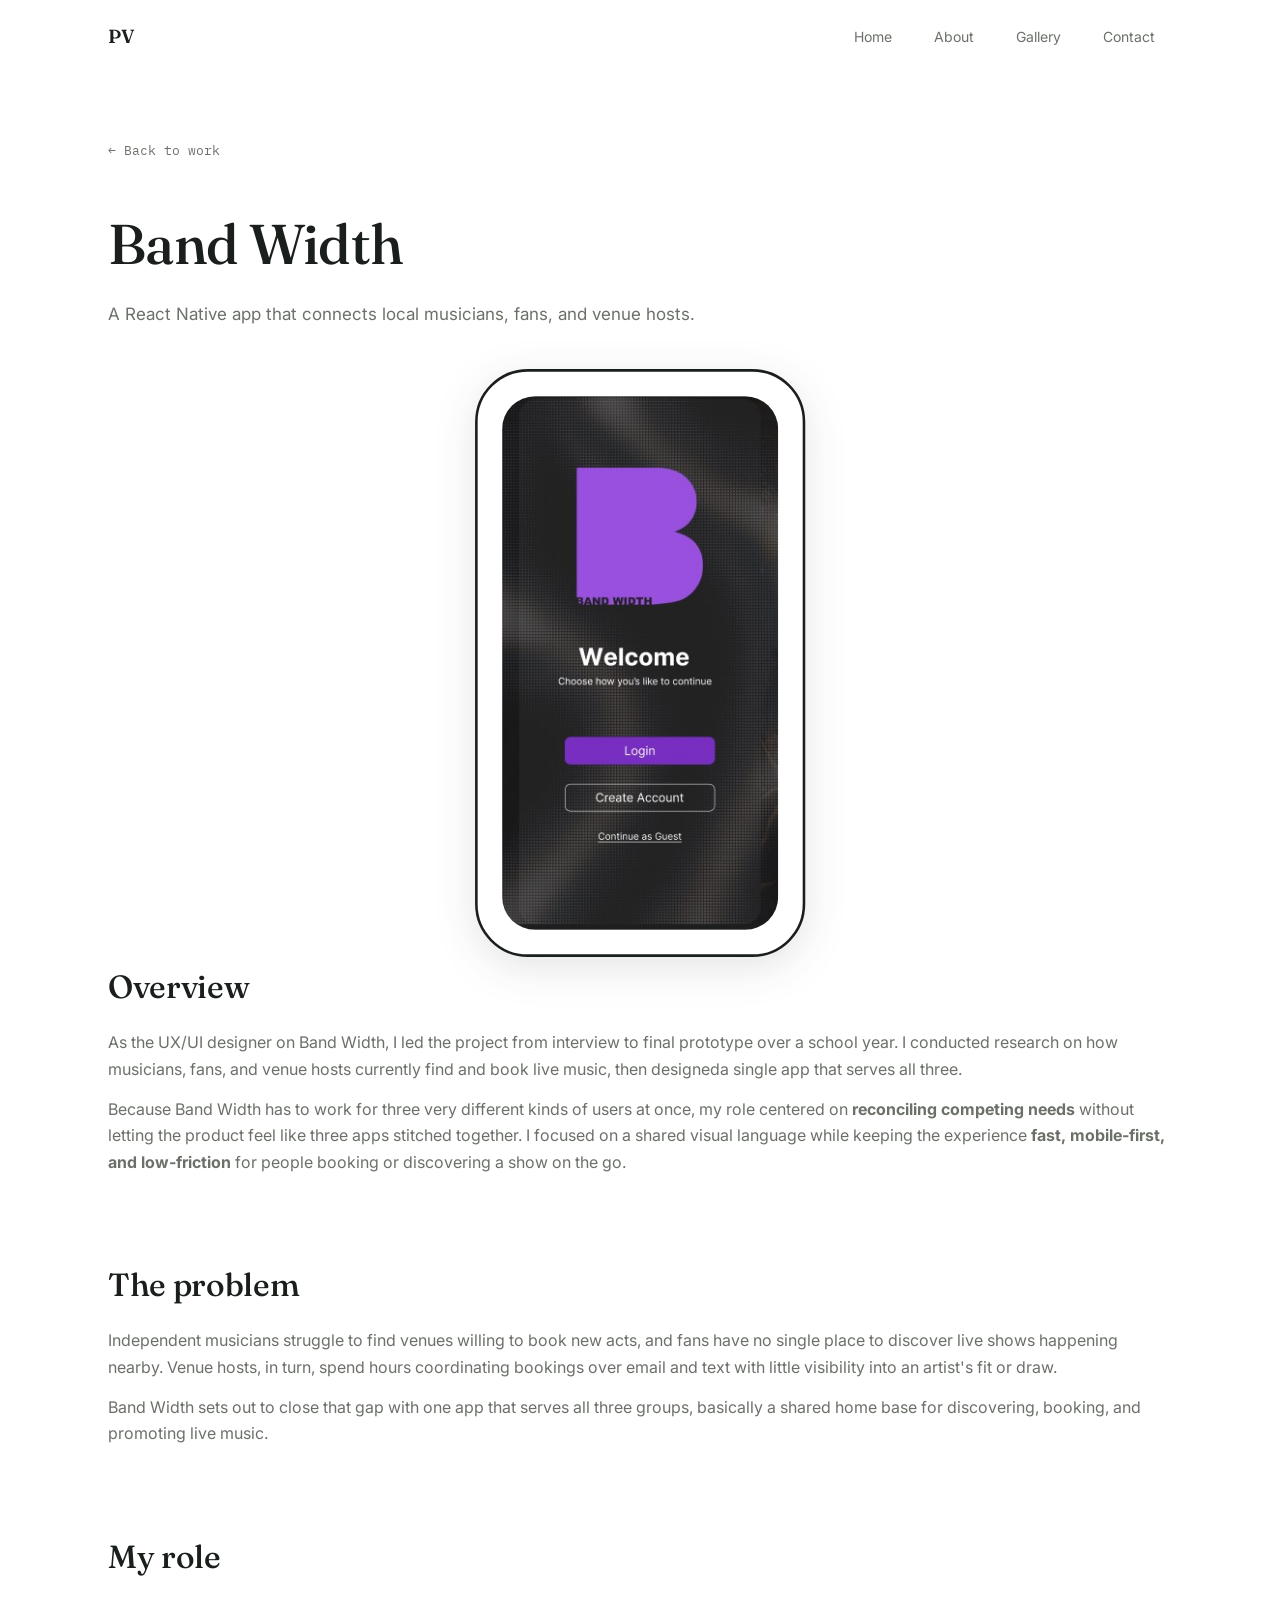
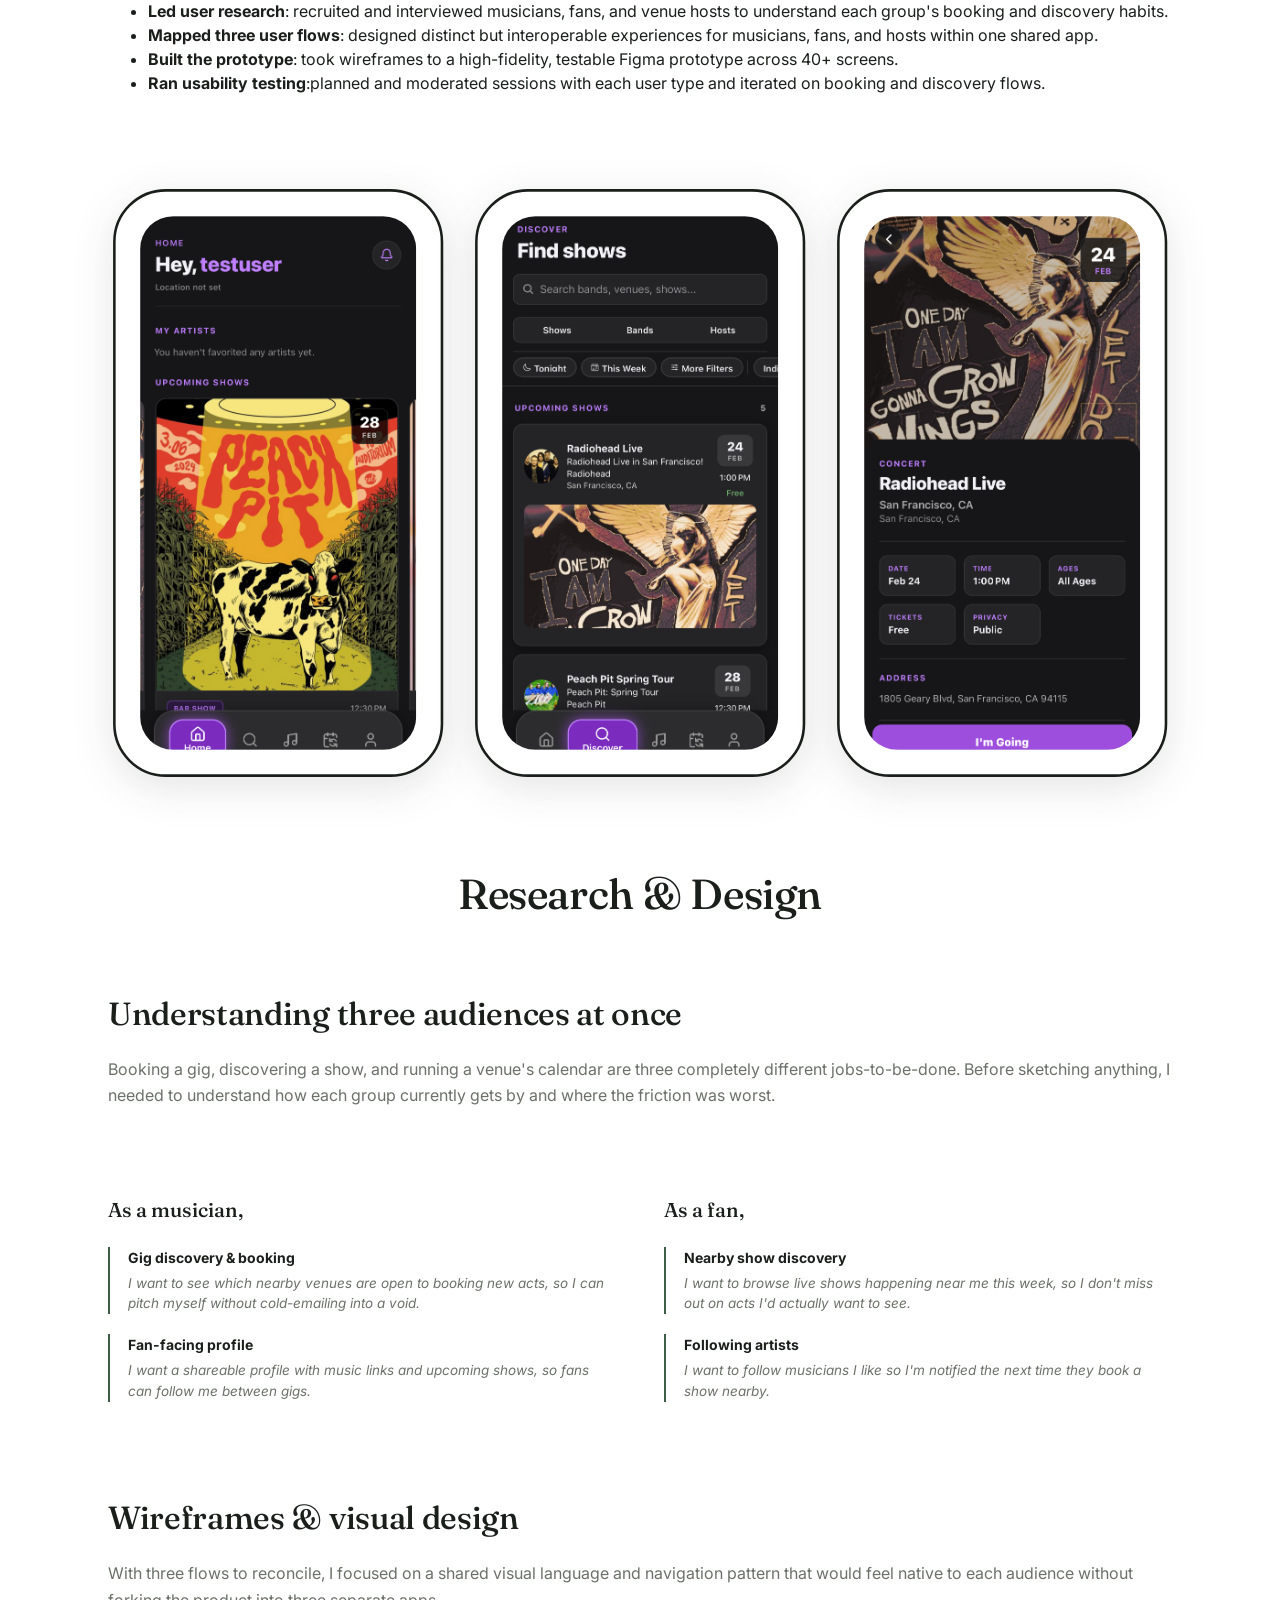
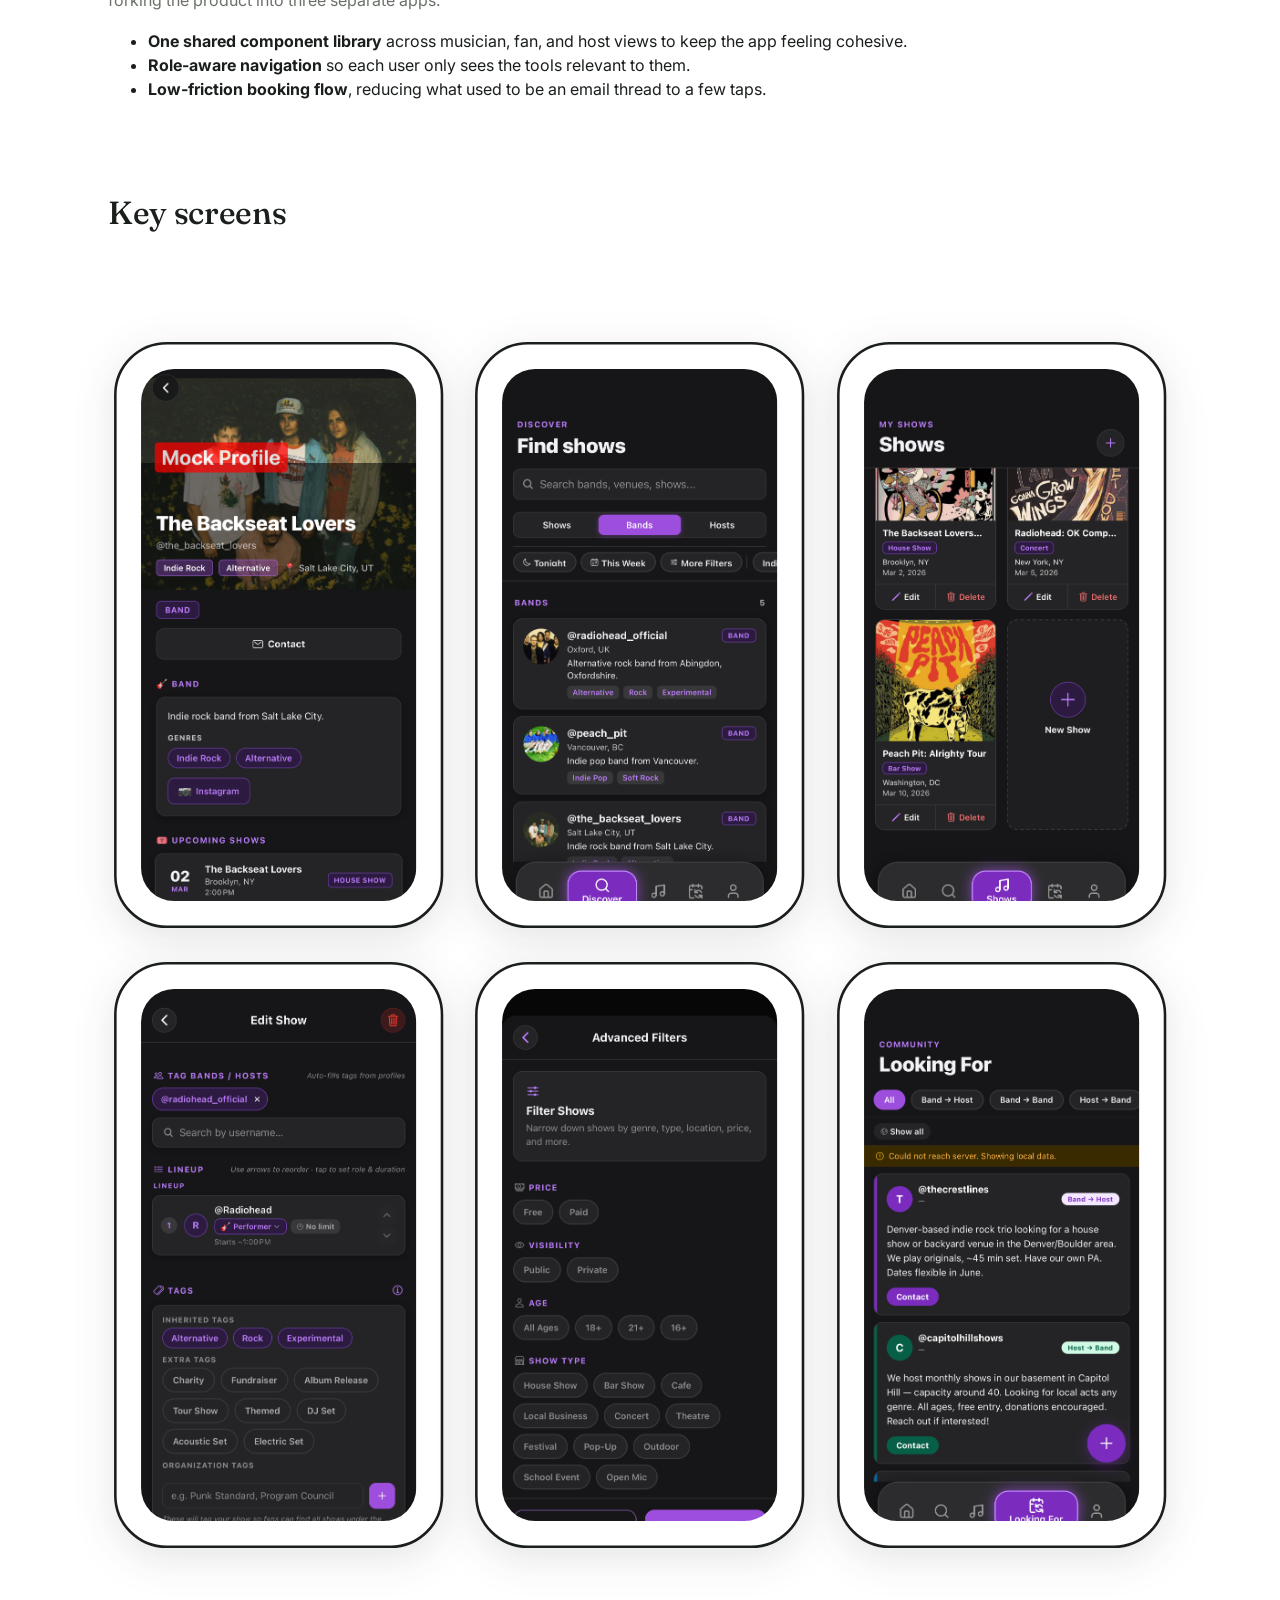
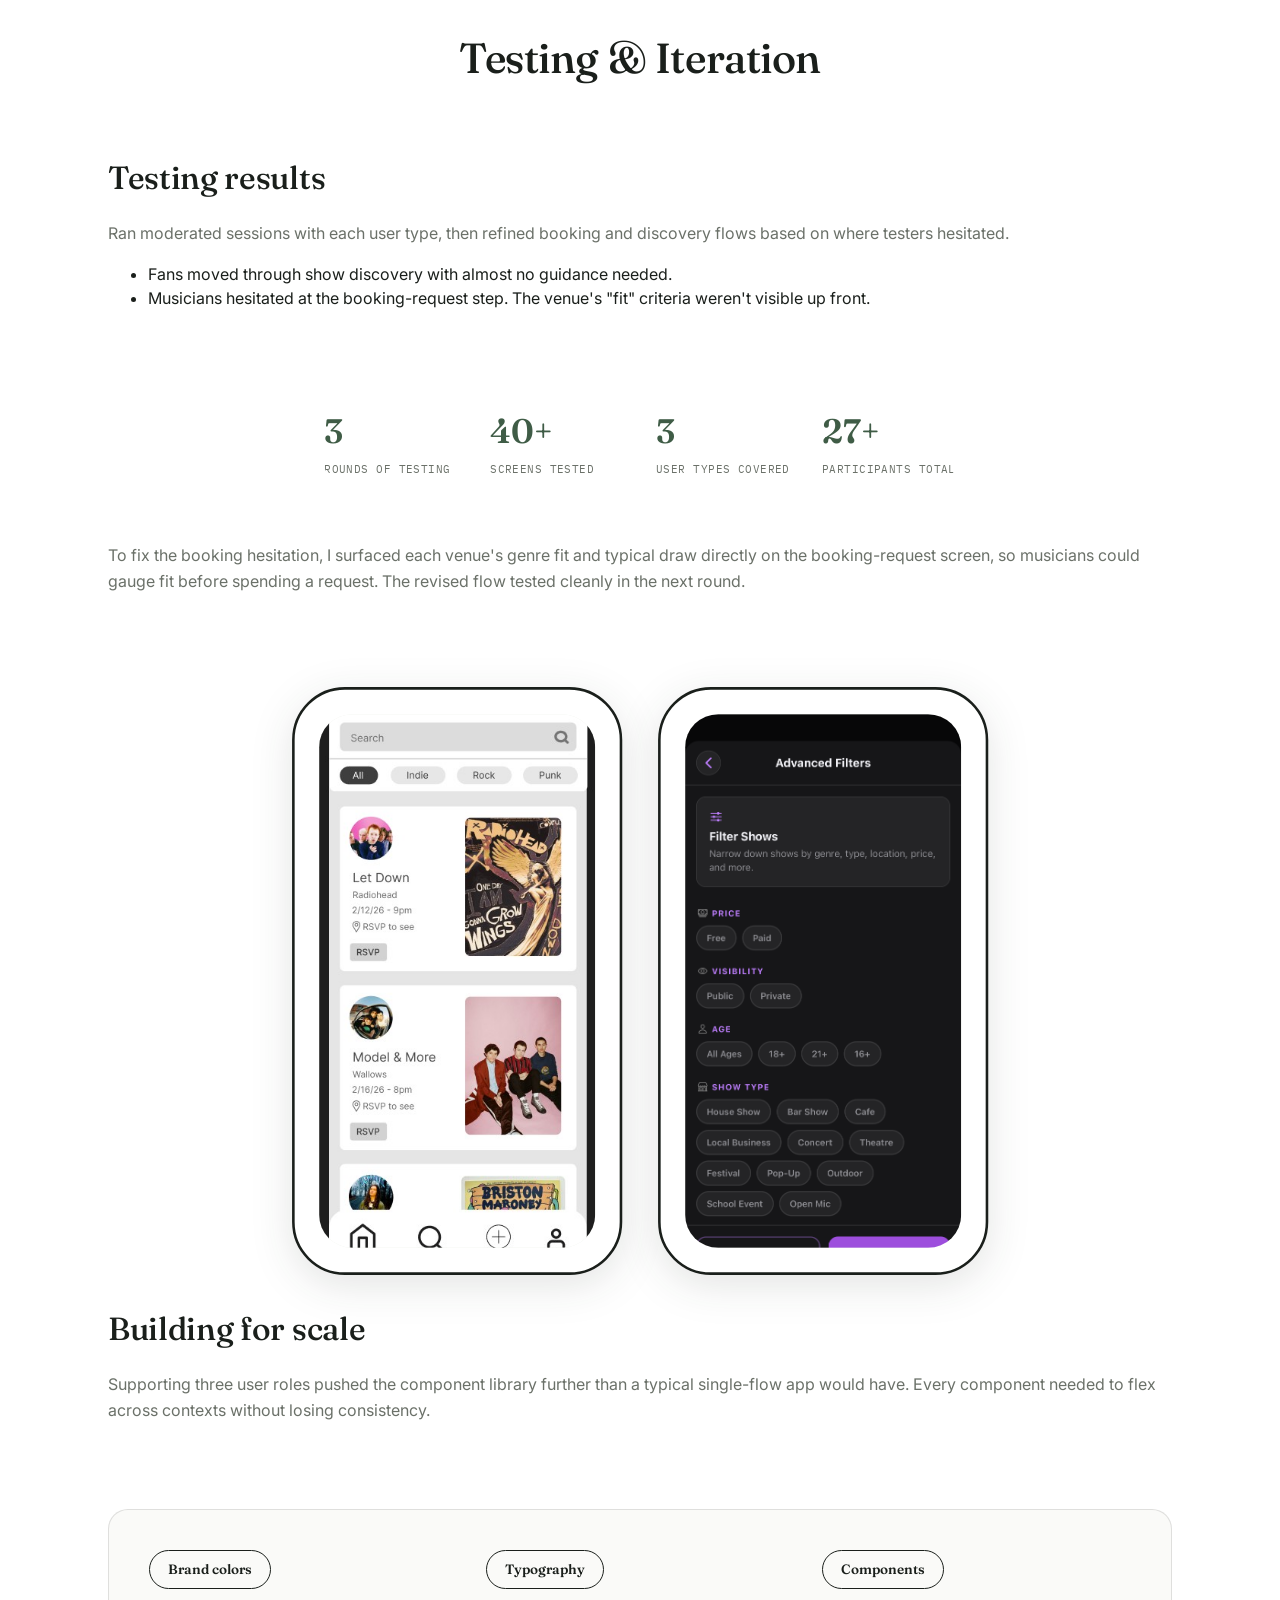
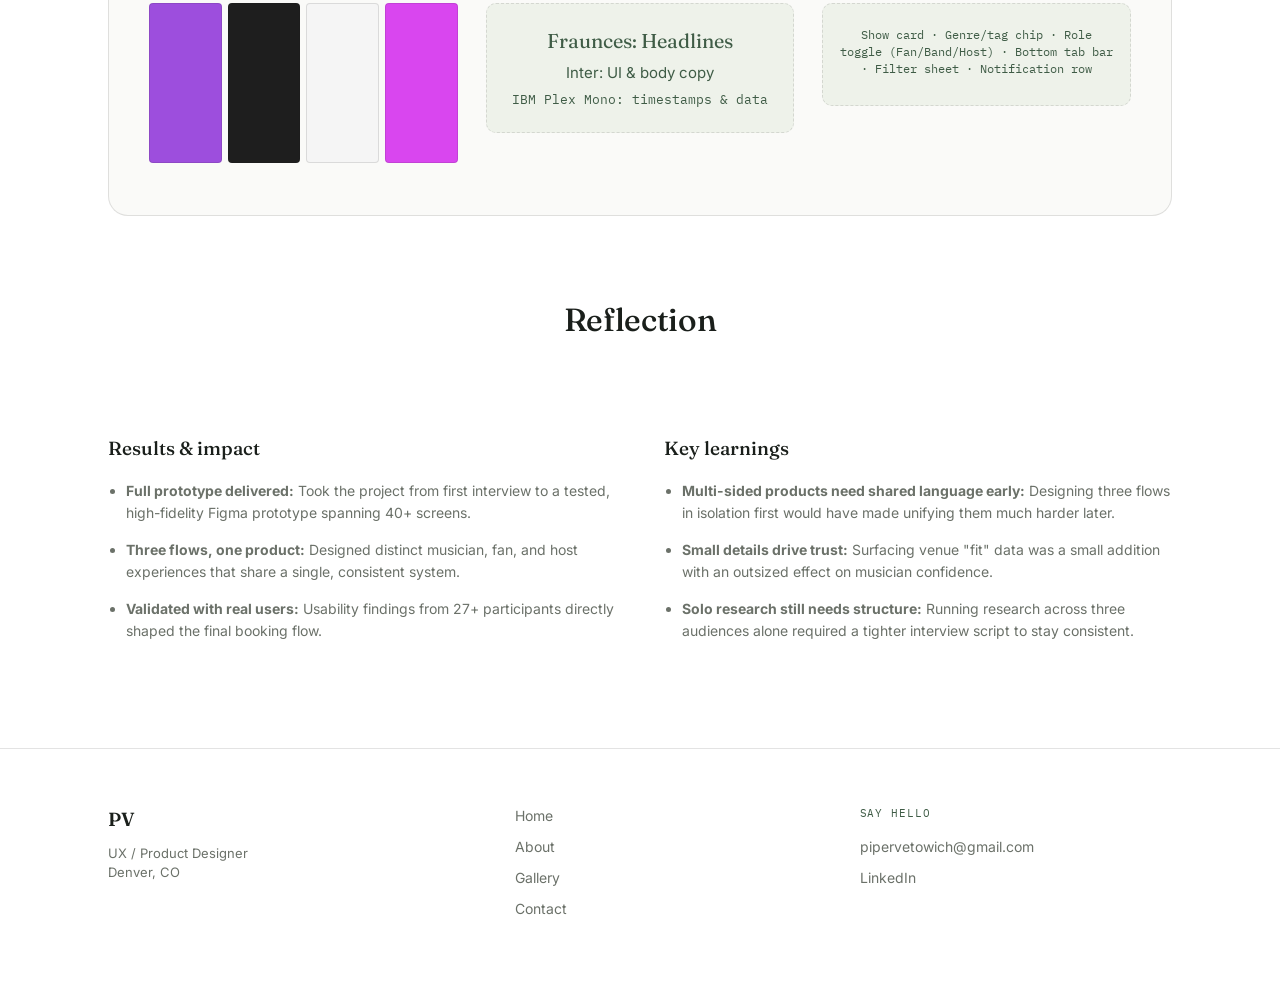
<file: bandwidth.html>
<!doctype html>
<html lang="en">
<head>
<meta charset="UTF-8" />
<meta name="viewport" content="width=device-width, initial-scale=1.0" />
<title>Band Width Piper Vetowich</title>
<meta name="description" content="Case study: Band Width, a React Native app connecting musicians, fans, and venue hosts." />
<link rel="preconnect" href="https://fonts.googleapis.com" />
<link rel="preconnect" href="https://fonts.gstatic.com" crossorigin />
<link href="https://fonts.googleapis.com/css2?family=Fraunces:ital,opsz,wght@0,9..144,400;0,9..144,500;0,9..144,600;1,9..144,500&family=Inter:wght@400;500;600&family=IBM+Plex+Mono:wght@400;500&display=swap" rel="stylesheet" />
<link rel="stylesheet" href="style.css" />
<style>
  /* Stretch case-study text blocks to the full content width */
  .portfolio__case-block,
  .portfolio__persona-grid,
  .portfolio__system-panel,
  .portfolio__reflection-grid {
    max-width: 100% !important;
    width: 100% !important;
  }
  .portfolio__case-block > p,
  .portfolio__case-block > ul {
    max-width: 100% !important;
  }
</style>
</head>
<body>

<!-- NAV -->
<header class="portfolio__nav">
  <div class="portfolio__nav-inner">
    <a href="index.html" class="portfolio__mark">PV</a>
    <nav class="portfolio__links">
      <a href="index.html">Home</a>
      <a href="about.html">About</a>
      <a href="gallery.html">Gallery</a>
      <a href="contact.html">Contact</a>
    </nav>
  </div>
</header>

<section class="portfolio__section portfolio__section--first">
  <div class="portfolio__shell">
    <a class="portfolio__case-back" href="index.html#work">← Back to work</a>

    <div class="portfolio__case-hero">
      <h1 class="portfolio__case-title">Band Width</h1>
      <p class="portfolio__case-sub">
        A React Native app that connects local musicians, fans, and venue hosts.
      </p>
    </div>

   <div class="portfolio__project-col">
        <div class="portfolio__glow" style="width:280px;height:280px;left:50%;top:140px;transform:translate(-50%,-50%);"></div>
          <div class="portfolio__device-frame" style="height:600px;">
            <svg class="portfolio__phone" viewBox="0 0 186 326" xmlns="http://www.w3.org/2000/svg">
              <defs>
                <clipPath id="phoneScreenClip">
                  <rect x="18" y="18" width="150" height="290" rx="18" />
                </clipPath>
              </defs>
              <rect class="portfolio__phone-frame" x="4" y="4" width="178" height="318" rx="28" />
              <rect class="portfolio__phone-screen-fill" x="18" y="18" width="150" height="290" rx="18" />
          
                 <image href="bandwidth-phone.jpg" x="18" y="18" width="150" height="290" preserveAspectRatio="xMidYMid slice" clip-path="url(#phoneScreenClip)" />
            </svg>
          </div>
    <!-- OVERVIEW -->
    <div class="portfolio__case-block">
      <h2>Overview</h2>
      <p>
        As the UX/UI designer on Band Width, I led the project from
        interview to final prototype over a school year. I conducted research on how
        musicians, fans, and venue hosts currently find and book live music,
        then designeda single app that serves all three.
      </p>
      <p>
        Because Band Width has to work for three very different kinds of users
        at once, my role centered on <strong>reconciling competing needs</strong>
        without letting the product feel like three apps stitched together. I focused on a shared visual language
        while keeping the experience <strong>fast, mobile-first, and low-friction</strong>
        for people booking or discovering a show on the go.
      </p>
    </div>

    <!-- THE PROBLEM -->
    <div class="portfolio__case-block">
      <h2>The problem</h2>
      <p>
        Independent musicians struggle to find venues willing to book new acts, and
        fans have no single place to discover live shows happening nearby. Venue
        hosts, in turn, spend hours coordinating bookings over email and text with
        little visibility into an artist's fit or draw.
      </p>
      <p>
        Band Width sets out to close that gap with one app that serves all three
        groups, basically a shared home base for discovering, booking, and promoting live
        music.
      </p>
    </div>

    <!-- MY ROLE -->
    <div class="portfolio__case-block">
      <h2>My role</h2>
      <ul>
        <li><strong>Led user research</strong>: recruited and interviewed musicians, fans, and venue hosts to understand each group's booking and discovery habits.</li>
        <li><strong>Mapped three user flows</strong>: designed distinct but interoperable experiences for musicians, fans, and hosts within one shared app.</li>
        <li><strong>Built the prototype</strong>: took wireframes to a high-fidelity, testable Figma prototype across 40+ screens.</li>
        <li><strong>Ran usability testing</strong>:planned and moderated sessions with each user type and iterated on booking and discovery flows.</li>
      </ul>
    </div>

    <!-- SCREEN PREVIEW ROW -->
    <div style="display:flex;align-items:flex-end;justify-content:center;gap:20px;margin:0 calc(50% - 50vw) 80px;flex-wrap:nowrap;width:100vw;">

      <!-- Home -->
      <div style="height:600px;">
        <svg class="portfolio__phone" viewBox="0 0 186 326" xmlns="http://www.w3.org/2000/svg" style="height:100%;width:auto;">
          <defs>
            <clipPath id="phoneScreenClipHome">
              <rect x="18" y="18" width="150" height="290" rx="18" />
            </clipPath>
          </defs>
          <rect class="portfolio__phone-frame" x="4" y="4" width="178" height="318" rx="28" />
          <rect class="portfolio__phone-screen-fill" x="18" y="18" width="150" height="290" rx="18" />
          <image href="Home.PNG" x="18" y="18" width="150" height="290" preserveAspectRatio="xMidYMid slice" clip-path="url(#phoneScreenClipHome)" />
        </svg>
      </div>

      <!-- Discover -->
      <div style="height:600px;">
        <svg class="portfolio__phone" viewBox="0 0 186 326" xmlns="http://www.w3.org/2000/svg" style="height:100%;width:auto;">
          <defs>
            <clipPath id="phoneScreenClipDiscover">
              <rect x="18" y="18" width="150" height="290" rx="18" />
            </clipPath>
          </defs>
          <rect class="portfolio__phone-frame" x="4" y="4" width="178" height="318" rx="28" />
          <rect class="portfolio__phone-screen-fill" x="18" y="18" width="150" height="290" rx="18" />
          <image href="Discover.PNG" x="18" y="18" width="150" height="290" preserveAspectRatio="xMidYMid slice" clip-path="url(#phoneScreenClipDiscover)" />
        </svg>
      </div>

      <!-- Show -->
      <div style="height:600px;">
        <svg class="portfolio__phone" viewBox="0 0 186 326" xmlns="http://www.w3.org/2000/svg" style="height:100%;width:auto;">
          <defs>
            <clipPath id="phoneScreenClipShow">
              <rect x="18" y="18" width="150" height="290" rx="18" />
            </clipPath>
          </defs>
          <rect class="portfolio__phone-frame" x="4" y="4" width="178" height="318" rx="28" />
          <rect class="portfolio__phone-screen-fill" x="18" y="18" width="150" height="290" rx="18" />
          <image href="Show.PNG" x="18" y="18" width="150" height="290" preserveAspectRatio="xMidYMid slice" clip-path="url(#phoneScreenClipShow)" />
        </svg>
      </div>

    </div>

    <!-- PHASE 1 -->
    <div id="phase-1">
      <h2 class="portfolio__phase-heading">Research &amp; Design</h2>
    </div>

    <div class="portfolio__case-block">
      <h2>Understanding three audiences at once</h2>
      <p>
        Booking a gig, discovering a show, and running a venue's calendar are three
        completely different jobs-to-be-done. Before sketching anything, I needed to
        understand how each group currently gets by and where the friction was worst.
      </p>
    </div>
    <div class="portfolio__persona-grid">
      <div>
        <h3>As a musician,</h3>
        <div class="portfolio__persona-item">
          <strong>Gig discovery &amp; booking</strong>
          <p>I want to see which nearby venues are open to booking new acts, so I can pitch myself without cold-emailing into a void.</p>
        </div>
        <div class="portfolio__persona-item">
          <strong>Fan-facing profile</strong>
          <p>I want a shareable profile with music links and upcoming shows, so fans can follow me between gigs.</p>
        </div>
      </div>
      <div>
        <h3>As a fan,</h3>
        <div class="portfolio__persona-item">
          <strong>Nearby show discovery</strong>
          <p>I want to browse live shows happening near me this week, so I don't miss out on acts I'd actually want to see.</p>
        </div>
        <div class="portfolio__persona-item">
          <strong>Following artists</strong>
          <p>I want to follow musicians I like so I'm notified the next time they book a show nearby.</p>
        </div>
      </div>
    </div>

    <div class="portfolio__case-block">
      <h2>Wireframes &amp; visual design</h2>
      <p>
        With three flows to reconcile, I focused on a shared visual language and
        navigation pattern that would feel native to each audience without
        forking the product into three separate apps.
      </p>
      <ul>
        <li><strong>One shared component library</strong> across musician, fan, and host views to keep the app feeling cohesive.</li>
        <li><strong>Role-aware navigation</strong> so each user only sees the tools relevant to them.</li>
        <li><strong>Low-friction booking flow</strong>, reducing what used to be an email thread to a few taps.</li>
      </ul>
    </div>

    <div class="portfolio__case-block">
      <h2>Key screens</h2>
    </div>
    <div class="portfolio__gallery-grid" style="margin-bottom:72px;background:none;grid-template-columns:repeat(3,1fr);align-items:end;">
      <div style="height:600px;"><svg class="portfolio__phone" viewBox="0 0 186 326" xmlns="http://www.w3.org/2000/svg" style="height:100%;width:auto;margin:0 auto;display:block;" role="img" aria-label="Welcome and login screen with guest option">
        <defs><clipPath id="phoneScreenClipLogin"><rect x="18" y="18" width="150" height="290" rx="18" /></clipPath></defs>
        <rect class="portfolio__phone-frame" x="4" y="4" width="178" height="318" rx="28" />
        <rect class="portfolio__phone-screen-fill" x="18" y="18" width="150" height="290" rx="18" />
        <image href="Band-Profile.PNG" x="18" y="18" width="150" height="290" preserveAspectRatio="xMidYMid slice" clip-path="url(#phoneScreenClipLogin)" />
      </svg></div>
      <div style="height:600px;"><svg class="portfolio__phone" viewBox="0 0 186 326" xmlns="http://www.w3.org/2000/svg" style="height:100%;width:auto;margin:0 auto;display:block;" role="img" aria-label="Looking For community board connecting bands and hosts">
        <defs><clipPath id="phoneScreenClipLookingFor"><rect x="18" y="18" width="150" height="290" rx="18" /></clipPath></defs>
        <rect class="portfolio__phone-frame" x="4" y="4" width="178" height="318" rx="28" />
        <rect class="portfolio__phone-screen-fill" x="18" y="18" width="150" height="290" rx="18" />
        <image href="Bands.PNG" x="18" y="18" width="150" height="290" preserveAspectRatio="xMidYMid slice" clip-path="url(#phoneScreenClipLookingFor)" />
      </svg></div>
      <div style="height:600px;"><svg class="portfolio__phone" viewBox="0 0 186 326" xmlns="http://www.w3.org/2000/svg" style="height:100%;width:auto;margin:0 auto;display:block;" role="img" aria-label="Shows manager grid for editing and deleting a band's shows">
        <defs><clipPath id="phoneScreenClipShowsManager"><rect x="18" y="18" width="150" height="290" rx="18" /></clipPath></defs>
        <rect class="portfolio__phone-frame" x="4" y="4" width="178" height="318" rx="28" />
        <rect class="portfolio__phone-screen-fill" x="18" y="18" width="150" height="290" rx="18" />
        <image href="Show-Manager.PNG" x="18" y="18" width="150" height="290" preserveAspectRatio="xMidYMid slice" clip-path="url(#phoneScreenClipShowsManager)" />
      </svg></div>
      <div style="height:600px;"><svg class="portfolio__phone" viewBox="0 0 186 326" xmlns="http://www.w3.org/2000/svg" style="height:100%;width:auto;margin:0 auto;display:block;" role="img" aria-label="Host profile screen showing venue details and upcoming shows">
        <defs><clipPath id="phoneScreenClipHostProfile"><rect x="18" y="18" width="150" height="290" rx="18" /></clipPath></defs>
        <rect class="portfolio__phone-frame" x="4" y="4" width="178" height="318" rx="28" />
        <rect class="portfolio__phone-screen-fill" x="18" y="18" width="150" height="290" rx="18" />
        <image href="Show-Edit.PNG" x="18" y="18" width="150" height="290" preserveAspectRatio="xMidYMid slice" clip-path="url(#phoneScreenClipHostProfile)" />
      </svg></div>
      <div style="height:600px;"><svg class="portfolio__phone" viewBox="0 0 186 326" xmlns="http://www.w3.org/2000/svg" style="height:100%;width:auto;margin:0 auto;display:block;" role="img" aria-label="Advanced filters for browsing shows by price, age, and type">
        <defs><clipPath id="phoneScreenClipFilters"><rect x="18" y="18" width="150" height="290" rx="18" /></clipPath></defs>
        <rect class="portfolio__phone-frame" x="4" y="4" width="178" height="318" rx="28" />
        <rect class="portfolio__phone-screen-fill" x="18" y="18" width="150" height="290" rx="18" />
        <image href="Filter.PNG" x="18" y="18" width="150" height="290" preserveAspectRatio="xMidYMid slice" clip-path="url(#phoneScreenClipFilters)" />
      </svg></div>
      <div style="height:600px;"><svg class="portfolio__phone" viewBox="0 0 186 326" xmlns="http://www.w3.org/2000/svg" style="height:100%;width:auto;margin:0 auto;display:block;" role="img" aria-label="Notifications card showing show updates from followed artists">
        <defs><clipPath id="phoneScreenClipNotifications"><rect x="18" y="18" width="150" height="290" rx="18" /></clipPath></defs>
        <rect class="portfolio__phone-frame" x="4" y="4" width="178" height="318" rx="28" />
        <rect class="portfolio__phone-screen-fill" x="18" y="18" width="150" height="290" rx="18" />
        <image href="Looking-For2.PNG" x="18" y="18" width="150" height="290" preserveAspectRatio="xMidYMid slice" clip-path="url(#phoneScreenClipNotifications)" />
      </svg></div>
    </div>

    <!-- PHASE 2 -->
    <div id="phase-2">
      <h2 class="portfolio__phase-heading">Testing &amp; Iteration</h2>
    </div>

    <div class="portfolio__case-block">
      <h2>Testing results</h2>
      <p>Ran moderated sessions with each user type, then refined booking and discovery flows based on where testers hesitated.</p>
      <ul>
        <li>Fans moved through show discovery with almost no guidance needed.</li>
        <li>Musicians hesitated at the booking-request step. The venue's "fit" criteria weren't visible up front.</li>
      </ul>
    </div>

    <div class="portfolio__stats-row portfolio__stats-row--plain portfolio__stats-row--wide" style="margin-bottom:64px;">
      <div class="portfolio__stat">
        <div class="portfolio__stat-num">3</div>
        <div class="portfolio__stat-label">Rounds of testing</div>
      </div>
      <div class="portfolio__stat">
        <div class="portfolio__stat-num">40+</div>
        <div class="portfolio__stat-label">Screens tested</div>
      </div>
      <div class="portfolio__stat">
        <div class="portfolio__stat-num">3</div>
        <div class="portfolio__stat-label">User types covered</div>
      </div>
      <div class="portfolio__stat">
        <div class="portfolio__stat-num">27+</div>
        <div class="portfolio__stat-label">Participants total</div>
      </div>
    </div>

    <div class="portfolio__case-block">
      <p>
        To fix the booking hesitation, I surfaced each venue's genre fit and typical
        draw directly on the booking-request screen, so musicians could gauge fit
        before spending a request. The revised flow tested cleanly in the next round.
      </p>
    </div>

    <div class="portfolio__before-after" style="align-items:flex-end;justify-content:center;">
      <div style="height:600px;"><svg class="portfolio__phone" viewBox="0 0 186 326" xmlns="http://www.w3.org/2000/svg" style="height:100%;width:auto;margin:0 auto;display:block;" role="img" aria-label="Before: new show form with no genre or fit information visible">
        <defs><clipPath id="phoneScreenClipBefore"><rect x="18" y="18" width="150" height="290" rx="18" /></clipPath></defs>
        <rect class="portfolio__phone-frame" x="4" y="4" width="178" height="318" rx="28" />
        <rect class="portfolio__phone-screen-fill" x="18" y="18" width="150" height="290" rx="18" />
        <image href="Wireframe.jpg" x="18" y="18" width="150" height="290" preserveAspectRatio="xMidYMid slice" clip-path="url(#phoneScreenClipBefore)" />
      </svg></div>
      <div style="height:600px;"><svg class="portfolio__phone" viewBox="0 0 186 326" xmlns="http://www.w3.org/2000/svg" style="height:100%;width:auto;margin:0 auto;display:block;" role="img" aria-label="After: tags auto-fill from the tagged band, surfacing genre fit immediately">
        <defs><clipPath id="phoneScreenClipAfter"><rect x="18" y="18" width="150" height="290" rx="18" /></clipPath></defs>
        <rect class="portfolio__phone-frame" x="4" y="4" width="178" height="318" rx="28" />
        <rect class="portfolio__phone-screen-fill" x="18" y="18" width="150" height="290" rx="18" />
        <image href="Filter.PNG" x="18" y="18" width="150" height="290" preserveAspectRatio="xMidYMid slice" clip-path="url(#phoneScreenClipAfter)" />
      </svg></div>
    </div>

    <div class="portfolio__case-block">
      <h2>Building for scale</h2>
      <p>
        Supporting three user roles pushed the component library further than a
        typical single-flow app would have. Every component needed to flex across
        contexts without losing consistency.
      </p>
    </div>

    <div class="portfolio__system-panel">
      <div class="portfolio__system-grid">
        <div>
          <span class="portfolio__system-card-title">Brand colors</span>
          <div class="portfolio__system-swatches">
            <div class="portfolio__system-swatch" style="background:#9D4EDD;" title="Primary purple #9D4EDD"></div>
            <div class="portfolio__system-swatch" style="background:#1E1E1E;" title="Near-black #1E1E1E"></div>
            <div class="portfolio__system-swatch" style="background:#F5F5F5;" title="Off-white #F5F5F5"></div>
            <div class="portfolio__system-swatch" style="background:#D946EF;" title="Neon accent #D946EF"></div>
          </div>
        </div>
        <div>
          <span class="portfolio__system-card-title">Typography</span>
          <div class="portfolio__system-block">
            <p style="font-family:'Fraunces',serif;font-size:20px;margin:0 0 6px;">Fraunces: Headlines</p>
            <p style="font-family:'Inter',sans-serif;font-size:15px;margin:0 0 6px;">Inter: UI &amp; body copy</p>
            <p style="font-family:'IBM Plex Mono',monospace;font-size:13px;margin:0;">IBM Plex Mono: timestamps &amp; data</p>
          </div>
        </div>
        <div>
          <span class="portfolio__system-card-title">Components</span>
          <div class="portfolio__system-block">
            <p style="margin:0 0 6px;">Show card · Genre/tag chip · Role toggle (Fan/Band/Host) · Bottom tab bar · Filter sheet · Notification row</p>
          </div>
        </div>
      </div>
    </div>

    <!-- REFLECTION -->
    <div id="reflection" class="portfolio__case-block" style="max-width:100%;">
      <h2 style="text-align:center;">Reflection</h2>
    </div>

    <div class="portfolio__reflection-grid">
      <div>
        <h3>Results &amp; impact</h3>
        <ul>
          <li><strong>Full prototype delivered:</strong> Took the project from first interview to a tested, high-fidelity Figma prototype spanning 40+ screens.</li>
          <li><strong>Three flows, one product:</strong> Designed distinct musician, fan, and host experiences that share a single, consistent system.</li>
          <li><strong>Validated with real users:</strong> Usability findings from 27+ participants directly shaped the final booking flow.</li>
        </ul>
      </div>
      <div>
        <h3>Key learnings</h3>
        <ul>
          <li><strong>Multi-sided products need shared language early:</strong> Designing three flows in isolation first would have made unifying them much harder later.</li>
          <li><strong>Small details drive trust:</strong> Surfacing venue "fit" data was a small addition with an outsized effect on musician confidence.</li>
          <li><strong>Solo research still needs structure:</strong> Running research across three audiences alone required a tighter interview script to stay consistent.</li>
        </ul>
      </div>
    </div>
    
</section>

<footer class="portfolio__footer">
  <div class="portfolio__shell portfolio__footer-inner">
    <div class="portfolio__footer-brand">
      <a href="index.html" class="portfolio__mark">PV</a>
      <p>UX / Product Designer<br />Denver, CO</p>
    </div>
    <nav class="portfolio__footer-links">
      <a href="index.html">Home</a>
      <a href="about.html">About</a>
      <a href="gallery.html">Gallery</a>
      <a href="contact.html">Contact</a>
    </nav>
    <div class="portfolio__footer-contact">
      <span class="portfolio__footer-heading">Say hello</span>
      <a href="mailto:pipervetowich@gmail.com">pipervetowich@gmail.com</a>
      <a href="https://www.linkedin.com/in/piper-vetowich">LinkedIn</a>
    </div>
  
</footer>

</body>
</html>
</file>
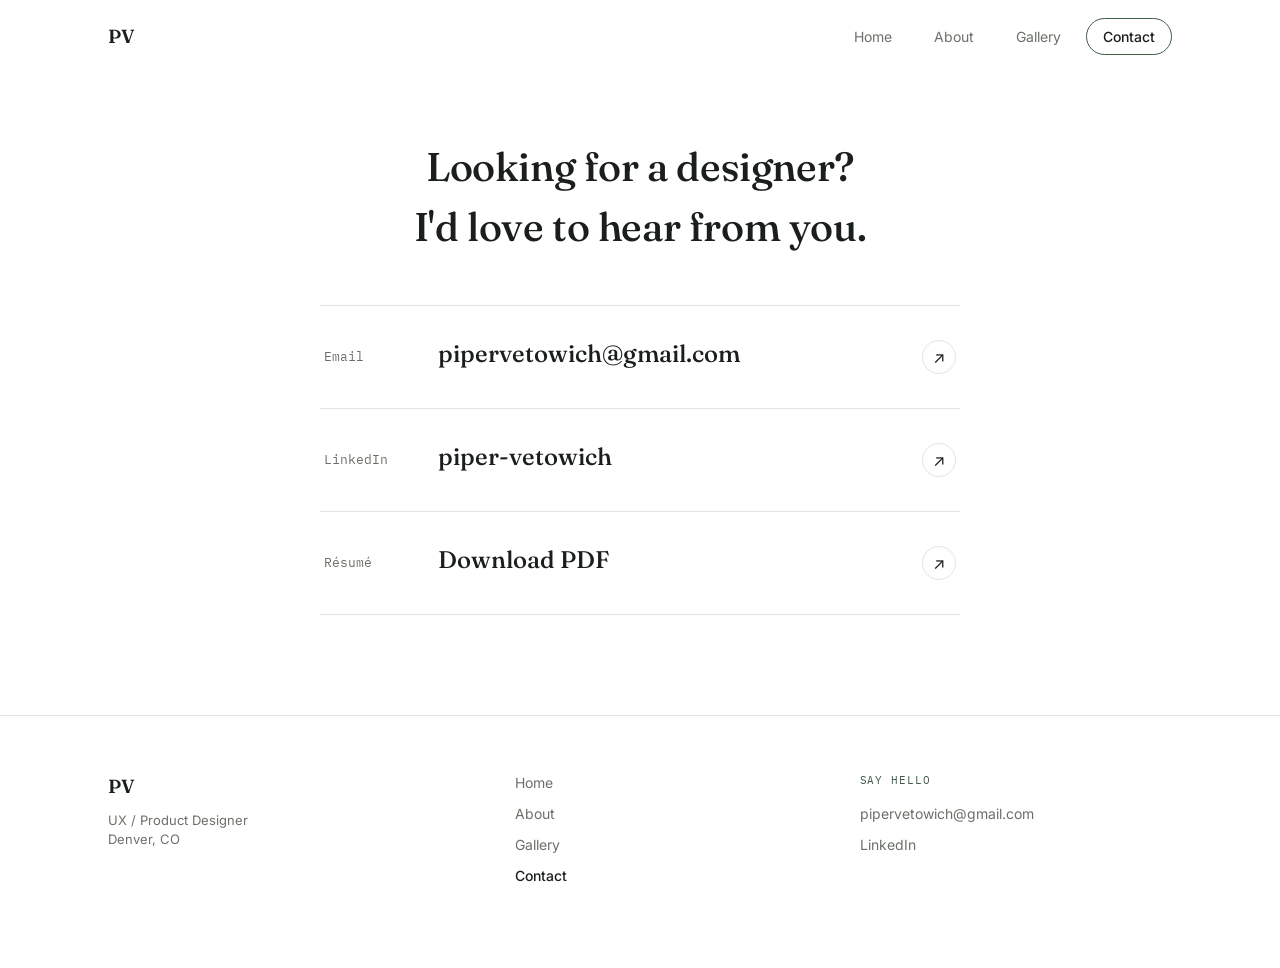
<file: Contact.html>
<!doctype html>
<html lang="en">
<head>
<meta charset="UTF-8" />
<meta name="viewport" content="width=device-width, initial-scale=1.0" />
<title>Contact Piper Vetowich</title>
<meta name="description" content="Piper Vetowich, UX / Product Designer based in Boulder, CO." />
<link rel="preconnect" href="https://fonts.googleapis.com" />
<link rel="preconnect" href="https://fonts.gstatic.com" crossorigin />
<link href="https://fonts.googleapis.com/css2?family=Fraunces:ital,opsz,wght@0,9..144,400;0,9..144,500;0,9..144,600;1,9..144,500&family=Inter:wght@400;500;600&family=IBM+Plex+Mono:wght@400;500&display=swap" rel="stylesheet" />
<link rel="stylesheet" href="style.css" />
</head>
<body>

<!-- NAV -->
<header class="portfolio__nav">
  <div class="portfolio__nav-inner">
    <a href="index.html" class="portfolio__mark">PV</a>
    <nav class="portfolio__links">
      <a href="index.html">Home</a>
      <a href="about.html">About</a>
      <a href="gallery.html">Gallery</a>
      <a href="contact.html" class="is-active">Contact</a>
    </nav>
  </div>
</header>

<!-- CONTACT -->
<section class="portfolio__section portfolio__section--first portfolio__contact" id="contact">
 
  <div class="portfolio__shell">
    <div class="portfolio__section-head">
      <div>
        <h2>Looking for a designer?<br />I'd love to hear from you.</h2>
      </div>
    </div>

    <div class="portfolio__contact-layout">
      <div class="portfolio__grid">
        <a class="portfolio__card" href="mailto:pipervetowich@gmail.com">
          <div class="portfolio__card-year">Email</div>
          <div class="portfolio__card-body">
            <h3>pipervetowich@gmail.com</h3>
          </div>
          <div class="portfolio__card-arrow">↗</div>
        </a>

        <a class="portfolio__card" href="https://www.linkedin.com/in/piper-vetowich">
          <div class="portfolio__card-year">LinkedIn</div>
          <div class="portfolio__card-body">
            <h3>piper-vetowich</h3>
          </div>
          <div class="portfolio__card-arrow">↗</div>
        </a>

        <a class="portfolio__card" href="Piper-Vetowich-Resume.pdf" target="_blank">
          <div class="portfolio__card-year">Résumé</div>
          <div class="portfolio__card-body">
            <h3>Download PDF</h3>
          </div>
          <div class="portfolio__card-arrow">↗</div>
        </a>
      </div>
    </div>
  </div>
</section>

<footer class="portfolio__footer">
  <div class="portfolio__shell portfolio__footer-inner">
    <div class="portfolio__footer-brand">
      <a href="index.html" class="portfolio__mark">PV</a>
      <p>UX / Product Designer<br />Denver, CO</p>
    </div>
    <nav class="portfolio__footer-links">
      <a href="index.html">Home</a>
      <a href="about.html">About</a>
      <a href="gallery.html">Gallery</a>
      <a href="contact.html" class="is-active">Contact</a>
    </nav>
    <div class="portfolio__footer-contact">
      <span class="portfolio__footer-heading">Say hello</span>
      <a href="mailto:pipervetowich@gmail.com">pipervetowich@gmail.com</a>
      <a href="https://www.linkedin.com/in/piper-vetowich">LinkedIn</a>
    </div>

</footer>

</body>
</html>
</file>
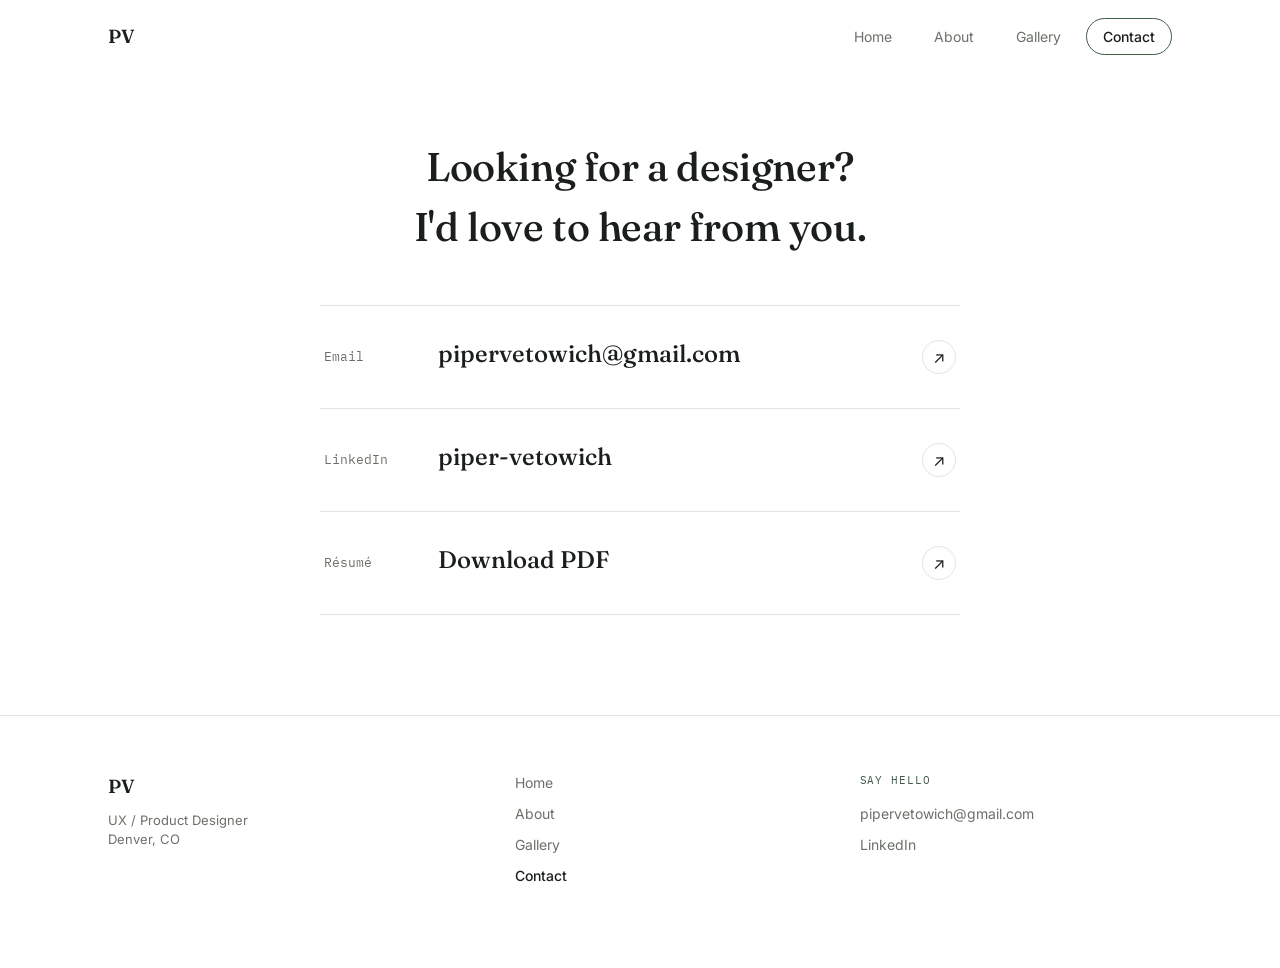
<file: contact.html>
<!doctype html>
<html lang="en">
<head>
<meta charset="UTF-8" />
<meta name="viewport" content="width=device-width, initial-scale=1.0" />
<title>Contact Piper Vetowich</title>
<meta name="description" content="Piper Vetowich, UX / Product Designer based in Boulder, CO." />
<link rel="preconnect" href="https://fonts.googleapis.com" />
<link rel="preconnect" href="https://fonts.gstatic.com" crossorigin />
<link href="https://fonts.googleapis.com/css2?family=Fraunces:ital,opsz,wght@0,9..144,400;0,9..144,500;0,9..144,600;1,9..144,500&family=Inter:wght@400;500;600&family=IBM+Plex+Mono:wght@400;500&display=swap" rel="stylesheet" />
<link rel="stylesheet" href="style.css" />
</head>
<body>

<!-- NAV -->
<header class="portfolio__nav">
  <div class="portfolio__nav-inner">
    <a href="index.html" class="portfolio__mark">PV</a>
    <nav class="portfolio__links">
      <a href="index.html">Home</a>
      <a href="about.html">About</a>
      <a href="gallery.html">Gallery</a>
      <a href="contact.html" class="is-active">Contact</a>
    </nav>
  </div>
</header>

<!-- CONTACT -->
<section class="portfolio__section portfolio__section--first portfolio__contact" id="contact">
 
  <div class="portfolio__shell">
    <div class="portfolio__section-head">
      <div>
        <h2>Looking for a designer?<br />I'd love to hear from you.</h2>
      </div>
    </div>

    <div class="portfolio__contact-layout">
      <div class="portfolio__grid">
        <a class="portfolio__card" href="mailto:pipervetowich@gmail.com">
          <div class="portfolio__card-year">Email</div>
          <div class="portfolio__card-body">
            <h3>pipervetowich@gmail.com</h3>
          </div>
          <div class="portfolio__card-arrow">↗</div>
        </a>

        <a class="portfolio__card" href="https://www.linkedin.com/in/piper-vetowich">
          <div class="portfolio__card-year">LinkedIn</div>
          <div class="portfolio__card-body">
            <h3>piper-vetowich</h3>
          </div>
          <div class="portfolio__card-arrow">↗</div>
        </a>

        <a class="portfolio__card" href="Piper-Vetowich-Resume.pdf" target="_blank">
          <div class="portfolio__card-year">Résumé</div>
          <div class="portfolio__card-body">
            <h3>Download PDF</h3>
          </div>
          <div class="portfolio__card-arrow">↗</div>
        </a>
      </div>
    </div>
  </div>
</section>

<footer class="portfolio__footer">
  <div class="portfolio__shell portfolio__footer-inner">
    <div class="portfolio__footer-brand">
      <a href="index.html" class="portfolio__mark">PV</a>
      <p>UX / Product Designer<br />Denver, CO</p>
    </div>
    <nav class="portfolio__footer-links">
      <a href="index.html">Home</a>
      <a href="about.html">About</a>
      <a href="gallery.html">Gallery</a>
      <a href="contact.html" class="is-active">Contact</a>
    </nav>
    <div class="portfolio__footer-contact">
      <span class="portfolio__footer-heading">Say hello</span>
      <a href="mailto:pipervetowich@gmail.com">pipervetowich@gmail.com</a>
      <a href="https://www.linkedin.com/in/piper-vetowich">LinkedIn</a>
    </div>

</footer>

</body>
</html>
</file>
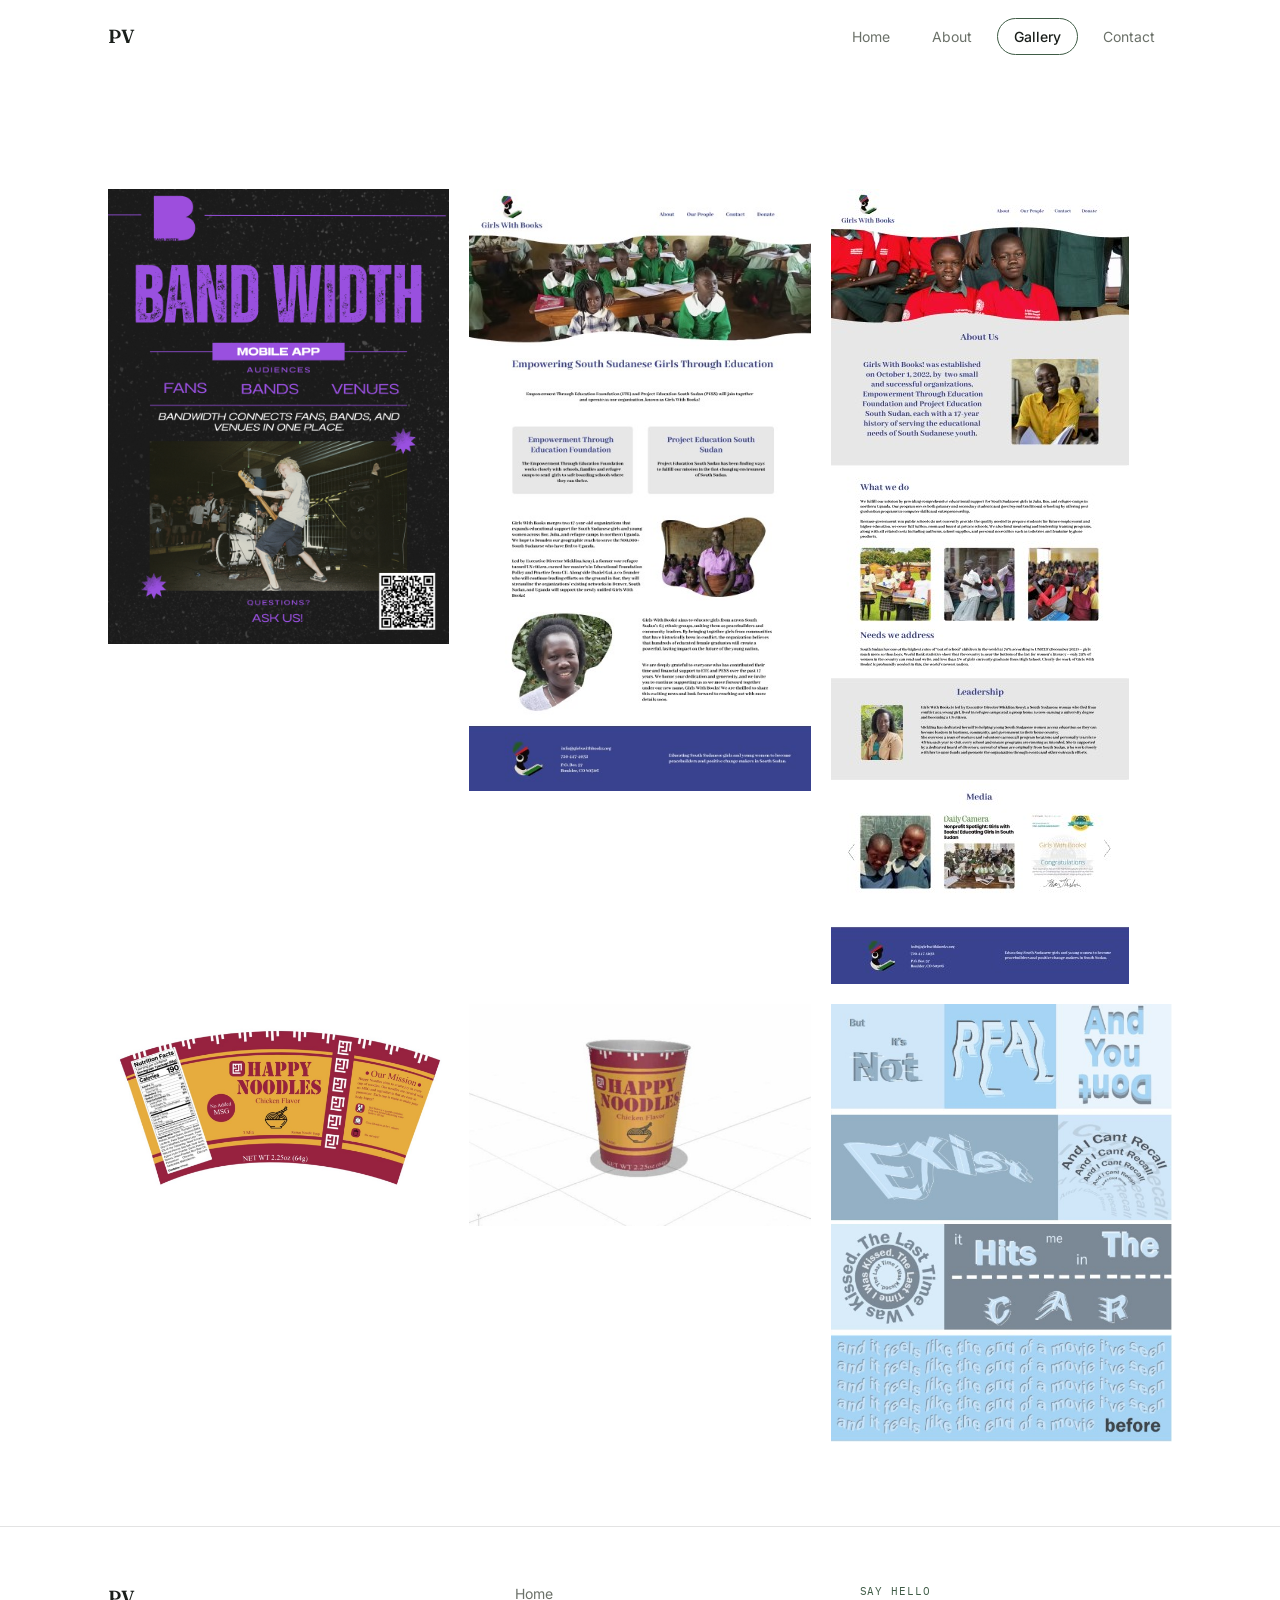
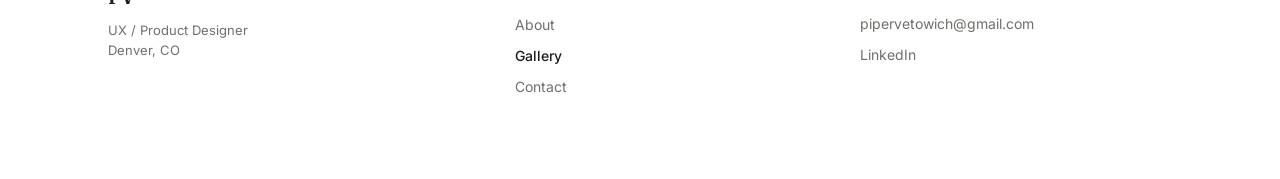
<file: Gallery.html>
<!doctype html>
<html lang="en">
<head>
<meta charset="UTF-8" />
<meta name="viewport" content="width=device-width, initial-scale=1.0" />
<title>Gallery Piper Vetowich</title>
<meta name="description" content="Piper Vetowich, UX / Product Designer based in Boulder, CO." />
<link rel="preconnect" href="https://fonts.googleapis.com" />
<link rel="preconnect" href="https://fonts.gstatic.com" crossorigin />
<link href="https://fonts.googleapis.com/css2?family=Fraunces:ital,opsz,wght@0,9..144,400;0,9..144,500;0,9..144,600;1,9..144,500&family=Inter:wght@400;500;600&family=IBM+Plex+Mono:wght@400;500&display=swap" rel="stylesheet" />
<link rel="stylesheet" href="style.css" />
</head>
<body>

<!-- NAV -->
<header class="portfolio__nav">
  <div class="portfolio__nav-inner">
    <a href="index.html" class="portfolio__mark">PV</a>
    <nav class="portfolio__links">
      <a href="index.html">Home</a>
      <a href="about.html">About</a>
      <a href="gallery.html" class="is-active">Gallery</a>
      <a href="contact.html">Contact</a>
    </nav>
  </div>
</header>

<!-- GALLERY -->
<section class="portfolio__section portfolio__section--first" id="gallery">
  <div class="portfolio__shell">
    <div class="portfolio__section-head">
      <div>
      </div>
    </div>

    <div class="portfolio__gallery-grid">
      <img src="1.png" alt="Band Width App Poster">
      <img src="1.jpg" alt="Girls With Books Website 1">
     <img src="2.jpg" alt="Girls With Books Website 2">
      <img src="3.jpg" alt="Instant Noodle Mockup">
     <img src="4.jpg" alt="Instant Noodle Packaging">
       <img src="5.jpg" alt="Graphic Text">
    </div>
  </div>
</section>

<footer class="portfolio__footer">
  <div class="portfolio__shell portfolio__footer-inner">
    <div class="portfolio__footer-brand">
      <a href="index.html" class="portfolio__mark">PV</a>
      <p>UX / Product Designer<br />Denver, CO</p>
    </div>
    <nav class="portfolio__footer-links">
      <a href="index.html">Home</a>
      <a href="about.html">About</a>
      <a href="gallery.html" class="is-active">Gallery</a>
      <a href="contact.html">Contact</a>
    </nav>
    <div class="portfolio__footer-contact">
      <span class="portfolio__footer-heading">Say hello</span>
      <a href="mailto:pipervetowich@gmail.com">pipervetowich@gmail.com</a>
      <a href="https://www.linkedin.com/in/piper-vetowich">LinkedIn</a>
    </div>
  
</footer>

</body>
</html>
</file>
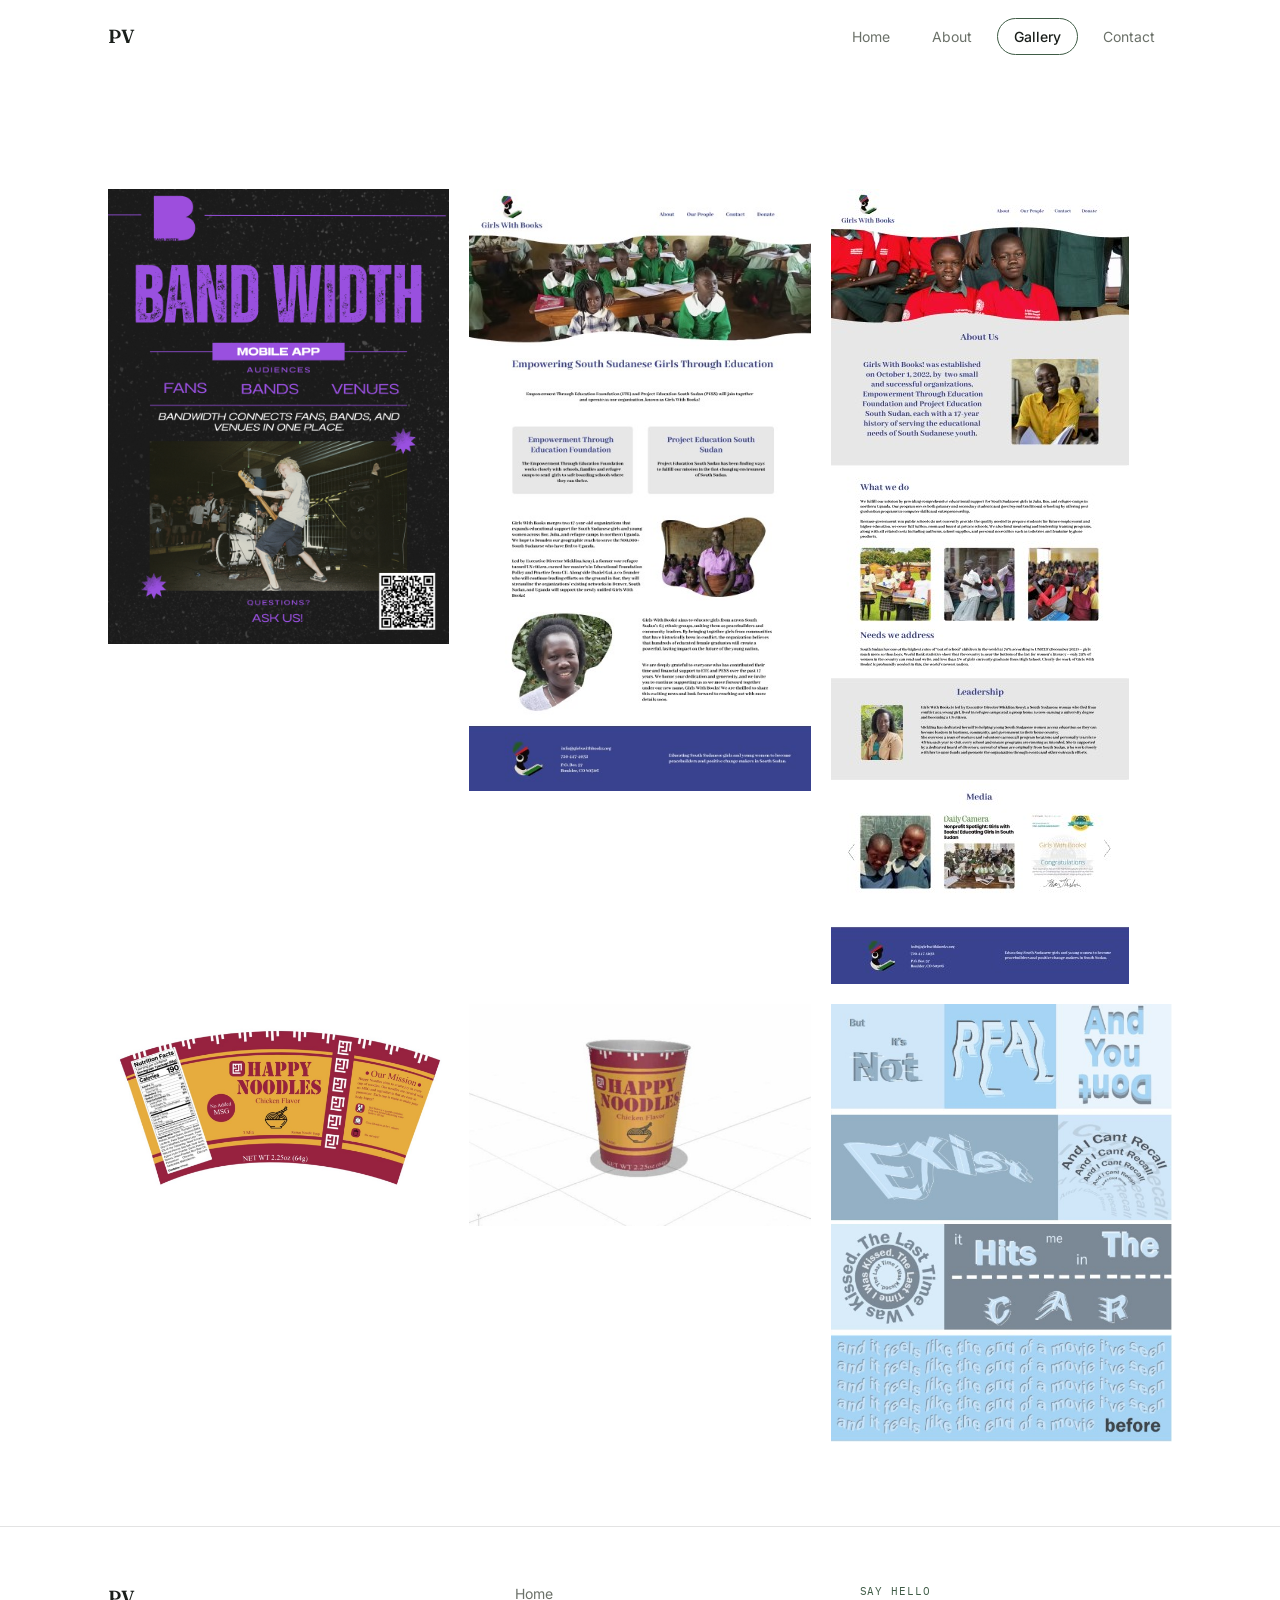
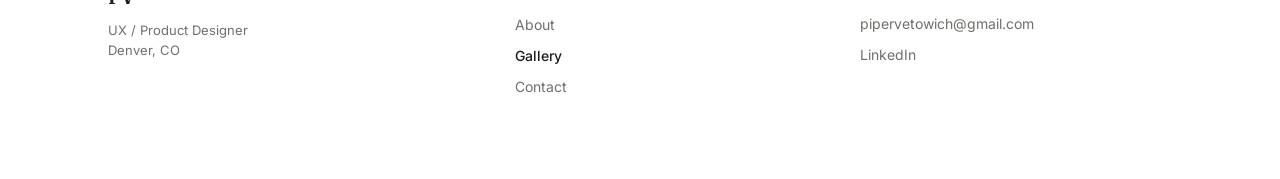
<file: gallery.html>
<!doctype html>
<html lang="en">
<head>
<meta charset="UTF-8" />
<meta name="viewport" content="width=device-width, initial-scale=1.0" />
<title>Gallery Piper Vetowich</title>
<meta name="description" content="Piper Vetowich, UX / Product Designer based in Boulder, CO." />
<link rel="preconnect" href="https://fonts.googleapis.com" />
<link rel="preconnect" href="https://fonts.gstatic.com" crossorigin />
<link href="https://fonts.googleapis.com/css2?family=Fraunces:ital,opsz,wght@0,9..144,400;0,9..144,500;0,9..144,600;1,9..144,500&family=Inter:wght@400;500;600&family=IBM+Plex+Mono:wght@400;500&display=swap" rel="stylesheet" />
<link rel="stylesheet" href="style.css" />
</head>
<body>

<!-- NAV -->
<header class="portfolio__nav">
  <div class="portfolio__nav-inner">
    <a href="index.html" class="portfolio__mark">PV</a>
    <nav class="portfolio__links">
      <a href="index.html">Home</a>
      <a href="about.html">About</a>
      <a href="gallery.html" class="is-active">Gallery</a>
      <a href="contact.html">Contact</a>
    </nav>
  </div>
</header>

<!-- GALLERY -->
<section class="portfolio__section portfolio__section--first" id="gallery">
  <div class="portfolio__shell">
    <div class="portfolio__section-head">
      <div>
      </div>
    </div>

    <div class="portfolio__gallery-grid">
      <img src="1.png" alt="Band Width App Poster">
      <img src="1.jpg" alt="Girls With Books Website 1">
     <img src="2.jpg" alt="Girls With Books Website 2">
      <img src="3.jpg" alt="Instant Noodle Mockup">
     <img src="4.jpg" alt="Instant Noodle Packaging">
       <img src="5.jpg" alt="Graphic Text">
    </div>
  </div>
</section>

<footer class="portfolio__footer">
  <div class="portfolio__shell portfolio__footer-inner">
    <div class="portfolio__footer-brand">
      <a href="index.html" class="portfolio__mark">PV</a>
      <p>UX / Product Designer<br />Denver, CO</p>
    </div>
    <nav class="portfolio__footer-links">
      <a href="index.html">Home</a>
      <a href="about.html">About</a>
      <a href="gallery.html" class="is-active">Gallery</a>
      <a href="contact.html">Contact</a>
    </nav>
    <div class="portfolio__footer-contact">
      <span class="portfolio__footer-heading">Say hello</span>
      <a href="mailto:pipervetowich@gmail.com">pipervetowich@gmail.com</a>
      <a href="https://www.linkedin.com/in/piper-vetowich">LinkedIn</a>
    </div>
  
</footer>

</body>
</html>
</file>
<file: style.css>
:root {
  --pv-paper: #ffffff;
  --pv-paper-raised: #fafaf8;
  --pv-ink: #1a1f1b;
  --pv-ink-soft: #6b7169;
  --pv-accent: #3f5c46;
  --pv-accent-soft: #eef2ea;
  --pv-line: rgba(26, 31, 27, 0.12);
  --pv-serif: 'Fraunces', Georgia, serif;
  --pv-sans: 'Inter', -apple-system, BlinkMacSystemFont, sans-serif;
  --pv-mono: 'IBM Plex Mono', ui-monospace, monospace;
}

* { box-sizing: border-box; }

html { scroll-behavior: smooth; height: 100%; }

body {
  margin: 0;
  min-height: 100vh;
  display: flex;
  flex-direction: column;
  background: var(--pv-paper);
  color: var(--pv-ink);
  font-family: var(--pv-sans);
  line-height: 1.5;
  -webkit-font-smoothing: antialiased;
}

a { color: inherit; text-decoration: none; }
button { font-family: inherit; cursor: pointer; }
img { max-width: 100%; display: block; }

.portfolio__shell { max-width: 1120px; margin: 0 auto; padding: 0 28px; }

/* ---------- nav ---------- */
.portfolio__nav-inner {
  display: flex; align-items: center; justify-content: space-between;
  padding: 18px 28px; max-width: 1120px; margin: 0 auto; gap: 20px;
}
.portfolio__mark {
  font-family: var(--pv-serif); font-weight: 600; font-size: 19px;
  letter-spacing: 0.01em;
}
.portfolio__mark span { color: var(--pv-accent); }
.portfolio__links { display: flex; align-items: center; gap: 8px; flex-wrap: wrap; }
.portfolio__links a {
  font-size: 14px; color: var(--pv-ink-soft); padding: 7px 16px; border-radius: 999px;
  border: 1px solid transparent; transition: color 0.2s ease, border-color 0.2s ease;
}
.portfolio__links a:hover { color: var(--pv-ink); }
.portfolio__links a.is-active {
  color: var(--pv-ink); font-weight: 500; border-color: var(--pv-accent);
}

/* ---------- hero ---------- */
.portfolio__hero { position: relative; overflow: hidden; padding: 96px 0 88px; }
.portfolio__hero-layout {
  position: relative; z-index: 1; display: grid;
  grid-template-columns: 1.15fr 0.85fr; gap: 56px; align-items: center;
}
.portfolio__hero-inner { max-width: 560px; }
.portfolio__hero-photo-wrap { position: relative; }
.portfolio__hero-photo {
  position: relative;
  aspect-ratio: 4 / 5;
  border-radius: 50% 50% 0 0 / 32% 32% 0 0;
  border: 1px dashed var(--pv-line);
  background: var(--pv-accent-soft);
  display: flex; align-items: center; justify-content: center;
  overflow: hidden;
  transition: transform 0.4s ease;
}
.portfolio__hero-photo:hover {
  transform: translateY(-4px);
}
.portfolio__hero-photo::before {
  content: '';
  position: absolute;
  inset: -18px;
  border: 1.4px solid var(--pv-accent);
  opacity: 0.35;
  border-radius: 50% 50% 0 0 / 30% 30% 0 0;
  z-index: -1;
}
.portfolio__hero-photo img { width: 100%; height: 100%; object-fit: cover; }
.portfolio__hero-photo span {
  font-family: var(--pv-mono); font-size: 12.5px; color: var(--pv-accent); letter-spacing: 0.02em;
  transform: rotate(3deg);
}
@media (max-width: 860px) {
  .portfolio__hero-layout { grid-template-columns: 1fr; }
  .portfolio__hero-inner { max-width: 100%; }
  .portfolio__hero-photo-wrap { max-width: 320px; margin: 0 auto; order: -1; }
}
.portfolio__hero-contour {
  position: absolute;
  left: 50%; top: 78%;
  width: 100vw;
  height: 220px;
  margin-left: -50vw;
  transform: translateY(-50%);
  color: var(--pv-accent);
  opacity: 0.18;
  z-index: -1;
  pointer-events: none;
}
.portfolio__eyebrow {
  font-family: var(--pv-mono); font-size: 12.5px; letter-spacing: 0.08em;
  text-transform: uppercase; color: var(--pv-accent); display: flex;
  align-items: center; gap: 10px; margin-bottom: 22px;
}
.portfolio__eyebrow::before { content: ''; width: 26px; height: 1px; background: var(--pv-accent); }
.portfolio__hero h1 {
  font-family: var(--pv-serif); font-weight: 500; font-size: clamp(40px, 5.4vw, 68px);
  line-height: 1.04; margin: 0 0 22px; letter-spacing: -0.01em;
}
.portfolio__hero h1 em { font-style: italic; color: var(--pv-accent); }
.portfolio__hero-sub {
  font-size: clamp(16px, 1.6vw, 18px); color: var(--pv-ink-soft);
  max-width: 460px; margin: 0 0 34px;
}
.portfolio__hero-actions { display: flex; gap: 16px; flex-wrap: wrap; align-items: center; }
.portfolio__btn {
  font-size: 14.5px; font-weight: 500; padding: 13px 22px; border-radius: 999px;
  display: inline-flex; align-items: center; gap: 8px; border: 1px solid var(--pv-ink);
  transition: all 0.2s ease;
}
.portfolio__btn--primary { background: var(--pv-ink); color: #fff; }
.portfolio__btn--primary:hover { background: var(--pv-accent); border-color: var(--pv-accent); }
.portfolio__btn--ghost { color: var(--pv-ink); }
.portfolio__btn--ghost:hover { background: var(--pv-ink); color: #fff; }

/* ---------- radial glow (used behind key visual elements) ---------- */
.portfolio__glow {
  position: absolute;
  border-radius: 50%;
  background: radial-gradient(circle, var(--pv-accent) 0%, rgba(63, 92, 70, 0) 68%);
  opacity: 0.22;
  filter: blur(6px);
  z-index: -1;
  pointer-events: none;
}

/* ---------- device mockups (laptop + phone) ---------- */
.portfolio__devices {
  position: relative;
  display: flex;
  justify-content: center;
  align-items: flex-start;
  gap: 120px;
  padding: 40px 0 8px;
  flex-wrap: wrap;
}
.portfolio__project-col { display: flex; flex-direction: column; align-items: center; position: relative; }
.portfolio__device-frame {
  height: 280px; width: 100%;
  display: flex; align-items: flex-end; justify-content: center;
}
.portfolio__laptop { height: 100%; width: auto; max-width: 100%; position: relative; z-index: 2; }
.portfolio__laptop-screen-fill { fill: var(--pv-accent-soft); }
.portfolio__laptop-frame { fill: var(--pv-paper); stroke: var(--pv-ink); stroke-width: 1.4; }
.portfolio__laptop-base { fill: var(--pv-paper-raised); stroke: var(--pv-ink); stroke-width: 1.4; }
.portfolio__phone {
  height: 100%; width: auto; max-width: 100%;
  position: relative; z-index: 2;
  filter: drop-shadow(0 10px 20px rgba(26, 31, 27, 0.12));
}
.portfolio__phone-screen-fill { fill: var(--pv-accent-soft); }
.portfolio__phone-frame { fill: var(--pv-paper); stroke: var(--pv-ink); stroke-width: 1.4; }
.portfolio__project-link {
  display: flex; flex-direction: column; align-items: center; text-decoration: none; color: inherit;
  border-radius: 18px; padding: 10px; margin: -10px; transition: background 0.2s ease;
}
.portfolio__project-link:hover { background: var(--pv-accent-soft); }
.portfolio__project-link:hover .portfolio__device-frame { transform: translateY(-4px); }
.portfolio__device-frame { transition: transform 0.25s ease; }
.portfolio__project-cta {
  display: inline-flex; align-items: center; gap: 6px; margin-top: 4px;
  font-family: var(--pv-mono); font-size: 11px; text-transform: uppercase;
  letter-spacing: 0.05em; color: var(--pv-accent);
}
.portfolio__project-link:hover .portfolio__project-cta { text-decoration: underline; }
.portfolio__project-caption { text-align: center; margin-top: 22px; max-width: 300px; }
.portfolio__project-caption h3 { font-family: var(--pv-serif); font-size: 22px; font-weight: 500; margin: 0 0 8px; }
.portfolio__project-caption p { font-size: 13.5px; color: var(--pv-ink-soft); margin: 0 auto 14px; }
.portfolio__project-caption .portfolio__tags { justify-content: center; }

/* ---------- section shared ---------- */
.portfolio__section { padding: 84px 0; position: relative; border-top: 1px solid var(--pv-line); }
.portfolio__section--first { border-top: none; padding-top: 64px; }
#work, #approach { border-top: none; }
.portfolio__section-head {
  display: flex; justify-content: space-between; align-items: flex-end;
  gap: 24px; margin-bottom: 52px; flex-wrap: wrap;
}
.portfolio__eyebrow-sm {
  font-family: var(--pv-mono); font-size: 12px; text-transform: uppercase;
  letter-spacing: 0.08em; color: var(--pv-accent); margin-bottom: 10px; display: block;
}
.portfolio__section-head h2 {
  font-family: var(--pv-serif); font-weight: 500; font-size: clamp(28px, 3.6vw, 40px);
  margin: 0; letter-spacing: -0.01em;
}
.portfolio__section-note { max-width: 340px; font-size: 14.5px; color: var(--pv-ink-soft); margin: 10px 0 0; }

/* ---------- work list (flattened) ---------- */
.portfolio__grid { display: flex; flex-direction: column; }
.portfolio__card {
  display: grid; grid-template-columns: 90px 1fr auto; align-items: center; gap: 24px;
  padding: 30px 4px; border-top: 1px solid var(--pv-line);
  transition: padding-left 0.2s ease;
}
.portfolio__grid .portfolio__card:last-child { border-bottom: 1px solid var(--pv-line); }
.portfolio__card:hover { padding-left: 10px; }
.portfolio__card-year {
  font-family: var(--pv-mono); font-size: 13px; color: var(--pv-ink-soft);
}
.portfolio__card-body h3 {
  font-family: var(--pv-serif); font-size: 24px; font-weight: 500; margin: 0 0 6px;
}
.portfolio__card--placeholder .portfolio__card-body h3 { color: var(--pv-ink-soft); }
.portfolio__card-body p { margin: 0 0 12px; font-size: 14.5px; color: var(--pv-ink-soft); max-width: 520px; }
.portfolio__tags { display: flex; gap: 8px; flex-wrap: wrap; }
.portfolio__tag {
  font-family: var(--pv-mono); font-size: 11px; text-transform: uppercase;
  letter-spacing: 0.04em; color: var(--pv-accent);
}
.portfolio__tag::before { content: '· '; }
.portfolio__tag:first-child::before { content: ''; }
.portfolio__card-arrow {
  width: 34px; height: 34px; border-radius: 999px; border: 1px solid var(--pv-line);
  display: flex; align-items: center; justify-content: center; flex-shrink: 0;
  transition: background 0.2s ease, border-color 0.2s ease, transform 0.2s ease, color 0.2s ease;
}
.portfolio__card:hover .portfolio__card-arrow {
  background: var(--pv-accent); border-color: var(--pv-accent); color: #fff; transform: rotate(45deg);
}

/* ---------- gallery grid ---------- */
.portfolio__gallery-grid { display: grid; grid-template-columns: repeat(3, 1fr); gap: 20px; margin-top: 8px; }
.portfolio__gallery-item {
  aspect-ratio: 4 / 3; border-radius: 10px; border: 1px dashed var(--pv-line);
  background: var(--pv-accent-soft); display: flex; align-items: center; justify-content: center;
  text-align: center; padding: 16px; overflow: hidden;
}
.portfolio__gallery-item img { width: 100%; height: 100%; object-fit: cover; border-radius: 10px; }
.portfolio__gallery-item span {
  font-family: var(--pv-mono); font-size: 12px; color: var(--pv-accent); letter-spacing: 0.02em;
}

/* ---------- approach (flattened) ---------- */
.portfolio__principles { display: grid; grid-template-columns: repeat(4, 1fr); gap: 32px; }
.portfolio__principle { padding-top: 18px; border-top: 2px solid var(--pv-accent); }
.portfolio__principle h3 { font-family: var(--pv-serif); font-size: 19px; font-weight: 500; margin: 0 0 8px; }
.portfolio__principle p { margin: 0; font-size: 13.5px; color: var(--pv-ink-soft); }

/* ---------- about ---------- */
.portfolio__about { display: grid; grid-template-columns: 0.85fr 1.15fr; gap: 64px; align-items: start; }
.portfolio__portrait-wrap { position: relative; }
.portfolio__portrait {
  aspect-ratio: 4/5; border-radius: 12px; position: relative; overflow: hidden;
  background: var(--pv-accent-soft); border: 1px solid var(--pv-line);
}
.portfolio__portrait img { width: 100%; height: 100%; object-fit: cover; }
.portfolio__portrait svg { position: absolute; inset: 0; width: 100%; height: 100%; color: var(--pv-accent); opacity: 0.35; }
.portfolio__portrait-label {
  position: absolute; left: 18px; bottom: 18px; font-family: var(--pv-mono);
  font-size: 12px; color: var(--pv-accent); letter-spacing: 0.03em;
}
.portfolio__about-body p { font-size: 16.5px; color: var(--pv-ink-soft); margin: 0 0 18px; max-width: 560px; }
.portfolio__about-body p:first-child { font-size: 19px; color: var(--pv-ink); font-family: var(--pv-serif); }

.portfolio__stats-row {
  display: grid; grid-template-columns: repeat(3, 1fr); gap: 1px; background: var(--pv-line);
  border: 1px solid var(--pv-line); border-radius: 14px; overflow: hidden; margin: 8px 0 8px; max-width: 420px;
}
.portfolio__stat { background: var(--pv-paper-raised); padding: 18px 14px; text-align: center; }
.portfolio__stat-num { font-family: var(--pv-serif); font-size: 24px; font-weight: 600; color: var(--pv-accent); }
.portfolio__stat-label {
  font-family: var(--pv-mono); font-size: 11px; color: var(--pv-ink-soft); margin-top: 4px;
  text-transform: uppercase; letter-spacing: 0.04em;
}

.portfolio__skills-label {
  font-family: var(--pv-mono); font-size: 12px; text-transform: uppercase;
  letter-spacing: 0.08em; color: var(--pv-accent); margin: 32px 0 14px;
}
.portfolio__skills { display: flex; flex-wrap: wrap; gap: 10px; }
.portfolio__skill { font-size: 13.5px; color: var(--pv-ink-soft); }
.portfolio__skill:not(:last-child)::after { content: '  ·'; margin-left: 10px; color: var(--pv-line); }

/* ---------- interests (flattened) ---------- */
.portfolio__interests { margin-top: 64px; padding-top: 0; }
.portfolio__interests-title {
  font-family: var(--pv-serif); font-weight: 500; font-size: clamp(28px, 3.6vw, 40px);
  margin: 0; letter-spacing: -0.01em;
}
.portfolio__interests-grid { display: grid; grid-template-columns: repeat(4, 1fr); gap: 28px; margin-top: 20px; }
.portfolio__interest-card { padding-top: 0; }
.portfolio__interest-card h3 { font-family: var(--pv-serif); font-size: 19px; font-weight: 500; margin: 0 0 4px; }
.portfolio__interest-detail {
  font-family: var(--pv-mono); font-size: 10.5px; text-transform: uppercase;
  letter-spacing: 0.05em; color: var(--pv-accent); margin-bottom: 10px;
}
.portfolio__interest-card p { font-size: 13.5px; color: var(--pv-ink-soft); margin: 0; line-height: 1.6; }

/* ---------- polaroid string ---------- */
.portfolio__polaroids {
  display: flex; justify-content: space-between; gap: 16px; margin-top: 56px;
  padding-top: 2px; position: relative; flex-wrap: wrap;
}
.portfolio__polaroid-line {
  position: absolute; top: 0; left: 0; right: 0; height: 2px;
  background: linear-gradient(90deg, transparent, var(--pv-ink-soft) 8%, var(--pv-ink-soft) 92%, transparent);
  opacity: 0.3;
}
.portfolio__polaroid {
  display: flex; flex-direction: column; align-items: center; position: relative;
  transform-origin: top center; transform: rotate(var(--rot)); transition: transform 0.25s ease; flex: 1;
}
.portfolio__polaroid:hover { transform: rotate(0deg) scale(1.06); z-index: 10; }
.portfolio__polaroid-clip {
  width: 10px; height: 16px; background: var(--pv-ink-soft); border-radius: 2px 2px 0 0; margin-bottom: 0;
}
.portfolio__polaroid-card {
  background: var(--pv-paper); border: 1px solid var(--pv-line);
  padding: 10px 10px 30px; width: 150px; box-shadow: 0 6px 18px rgba(26,31,27,0.08);
}
.portfolio__polaroid-img {
  width: 100%; height: 120px; overflow: hidden; background: var(--pv-accent-soft);
  display: flex; align-items: center; justify-content: center;
  color: var(--pv-accent); font-family: var(--pv-serif); font-size: 22px;
}
.portfolio__polaroid-img img { width: 100%; height: 100%; object-fit: cover; }
.portfolio__polaroid-card p {
  margin: 8px 0 0; text-align: center; font-family: var(--pv-serif); font-style: italic;
  font-size: 13px; color: var(--pv-ink-soft);
}

/* ---------- contact ---------- */
.portfolio__contact { position: relative; overflow: hidden; padding-bottom: 100px; }
.portfolio__contact .portfolio__section-head { justify-content: center; text-align: center; }
.portfolio__contact-note {
  font-size: clamp(16px, 1.6vw, 18px); color: var(--pv-ink-soft);
  max-width: 540px; margin: -28px auto 56px; text-align: center;
}
.portfolio__contact-layout {
  display: flex; justify-content: center;
}
.portfolio__contact-layout .portfolio__grid { width: 100%; max-width: 640px; margin-top: -4px; }
.portfolio__contact-photo-wrap { position: relative; }

/* ---------- case study pages ---------- */
.portfolio__case-back {
  font-family: var(--pv-mono); font-size: 12.5px; color: var(--pv-ink-soft);
  display: inline-flex; align-items: center; gap: 8px; margin-bottom: 28px;
}
.portfolio__case-back:hover { color: var(--pv-ink); }
.portfolio__case-hero { max-width: 720px; }
.portfolio__case-title {
  font-family: var(--pv-serif); font-weight: 500; font-size: clamp(34px, 5.2vw, 56px);
  margin: 14px 0 16px; letter-spacing: -0.01em;
}
.portfolio__case-sub { font-size: 17px; color: var(--pv-ink-soft); max-width: 100%; margin: 0 0 36px; }
.portfolio__case-banner {
  aspect-ratio: 16 / 7; border-radius: 18px; border: 1px dashed var(--pv-line);
  background: var(--pv-accent-soft); display: flex; align-items: center; justify-content: center;
  margin: 8px 0 72px;
}
.portfolio__case-banner span { font-family: var(--pv-mono); font-size: 13px; color: var(--pv-accent); }
.portfolio__case-block { max-width: 100%; margin-bottom: 72px; }
.portfolio__case-block h2 {
  font-family: var(--pv-serif); font-weight: 500; font-size: clamp(24px, 3vw, 32px);
  margin: 0 0 18px; letter-spacing: -0.01em;
}
.portfolio__case-block p { font-size: 16px; color: var(--pv-ink-soft); margin: 0 0 14px; line-height: 1.65; }
.portfolio__process-grid { display: grid; grid-template-columns: repeat(3, 1fr); gap: 32px; margin-bottom: 72px; }
.portfolio__case-outcomes { max-width: 640px; margin-bottom: 8px; }
.portfolio__case-nav {
  display: flex; justify-content: space-between; align-items: center; flex-wrap: wrap; gap: 16px;
  padding-top: 40px; margin-top: 40px; border-top: 1px solid var(--pv-line);
}
.portfolio__case-nav a {
  font-family: var(--pv-mono); font-size: 13px; color: var(--pv-ink-soft); display: inline-flex; align-items: center; gap: 8px;
}
.portfolio__case-nav a:hover { color: var(--pv-ink); }

/* ---------- footer ---------- */
.portfolio__footer { border-top: 1px solid var(--pv-line); padding: 56px 0 28px; margin-top: auto; }
.portfolio__footer-inner {
  display: grid; grid-template-columns: 1.2fr 1fr 1fr; gap: 32px;
  padding-bottom: 32px; margin-bottom: 22px;
}
.portfolio__footer-brand { display: flex; flex-direction: column; gap: 10px; align-items: flex-start; }
.portfolio__footer-brand p { margin: 0; font-size: 13px; color: var(--pv-ink-soft); line-height: 1.5; }
.portfolio__footer-heading {
  font-family: var(--pv-mono); font-size: 11px; text-transform: uppercase;
  letter-spacing: 0.08em; color: var(--pv-accent); margin-bottom: 4px; display: block;
}
.portfolio__footer-links, .portfolio__footer-contact { display: flex; flex-direction: column; gap: 10px; }
.portfolio__footer-links a, .portfolio__footer-contact a { font-size: 14px; color: var(--pv-ink-soft); width: fit-content; }
.portfolio__footer-links a:hover, .portfolio__footer-contact a:hover { color: var(--pv-ink); }
.portfolio__footer-links a.is-active { color: var(--pv-ink); font-weight: 500; }
.portfolio__footer-bottom {
  display: flex; justify-content: space-between; align-items: center; flex-wrap: wrap; gap: 10px;
  font-family: var(--pv-mono); font-size: 12px; color: var(--pv-ink-soft);
}

/* ==========================================================================
   NEW — extended case-study sections (research stats, personas, phase nav,
   design system panel, team/collab, roadmap, reflection, related work)
   ========================================================================== */

/* Phase stepper nav */
.portfolio__phase-nav {
  display: flex; align-items: flex-start; justify-content: center;
  gap: 0; margin: 8px 0 88px; flex-wrap: wrap; row-gap: 24px;
}
.portfolio__phase-step { display: flex; flex-direction: column; align-items: center; gap: 12px; }
.portfolio__phase-step a { display: flex; flex-direction: column; align-items: center; gap: 12px; }
.portfolio__phase-num {
  width: 36px; height: 36px; border-radius: 50%; border: 1px solid var(--pv-ink);
  display: flex; align-items: center; justify-content: center;
  font-family: var(--pv-mono); font-size: 13px; flex-shrink: 0; transition: background .2s ease, color .2s ease;
}
.portfolio__phase-step a:hover .portfolio__phase-num { background: var(--pv-ink); color: #fff; }
.portfolio__phase-label {
  font-family: var(--pv-mono); font-size: 11px; text-transform: uppercase;
  letter-spacing: 0.05em; color: var(--pv-ink-soft); text-align: center; max-width: 130px;
}
.portfolio__phase-line { width: 64px; height: 1px; background: var(--pv-line); margin: 17px 14px 0; flex-shrink: 0; }

/* Phase / sub-section headings */
.portfolio__phase-title {
  font-family: var(--pv-mono); font-size: 13px; text-transform: uppercase; letter-spacing: 0.08em;
  color: var(--pv-accent); text-align: center; margin: 0 0 8px;
}
.portfolio__phase-heading {
  font-family: var(--pv-serif); font-weight: 500; font-size: clamp(28px, 3.8vw, 42px);
  text-align: center; margin: 0 0 64px; letter-spacing: -0.01em;
}
.portfolio__sub-eyebrow {
  font-family: var(--pv-mono); font-size: 12px; text-transform: uppercase;
  letter-spacing: 0.06em; color: var(--pv-accent); margin: 0 0 14px; display: block;
}

/* 4-column stat variant */
.portfolio__stats-row--wide { max-width: 720px; grid-template-columns: repeat(4, 1fr); }
.portfolio__stats-row--plain {
  background: transparent; border: none; gap: 32px; max-width: 720px;
}
.portfolio__stats-row--plain .portfolio__stat { background: transparent; padding: 0; text-align: left; }
.portfolio__stats-row--plain .portfolio__stat-num { font-size: 34px; }

/* Persona / user-story two-up */
.portfolio__persona-grid { display: grid; grid-template-columns: 1fr 1fr; gap: 48px; margin-bottom: 72px; }
.portfolio__persona-grid h3 { font-family: var(--pv-serif); font-size: 20px; font-weight: 500; margin: 0 0 22px; }
.portfolio__persona-item { margin-bottom: 20px; padding-left: 18px; border-left: 2px solid var(--pv-accent); }
.portfolio__persona-item strong { display: block; font-size: 14px; margin-bottom: 5px; }
.portfolio__persona-item p { font-size: 13.5px; font-style: italic; color: var(--pv-ink-soft); margin: 0; line-height: 1.55; }

/* Before / after strip */
.portfolio__before-after { display: flex; gap: 24px; flex-wrap: wrap; margin: 0 0 24px; }
.portfolio__before-after .portfolio__gallery-item { flex: 1; min-width: 220px; aspect-ratio: 3/2; }

/* Design-system panel */
.portfolio__system-panel {
  background: var(--pv-paper-raised); border: 1px solid var(--pv-line); border-radius: 20px;
  padding: 40px; margin-bottom: 80px;
}
.portfolio__system-grid { display: grid; grid-template-columns: repeat(3, 1fr); gap: 28px; }
.portfolio__system-card-title {
  display: inline-block; border: 1px solid var(--pv-ink); border-radius: 999px;
  padding: 8px 18px; font-family: var(--pv-serif); font-weight: 600; font-size: 13.5px; margin-bottom: 14px;
}
.portfolio__system-block {
  border: 1px dashed var(--pv-line); border-radius: 10px; padding: 22px 14px; text-align: center;
  font-family: var(--pv-mono); font-size: 11.5px; color: var(--pv-accent); background: var(--pv-accent-soft);
  margin-bottom: 12px;
}
.portfolio__system-swatches { display: flex; gap: 6px; margin-bottom: 12px; }
.portfolio__system-swatch { flex: 1; aspect-ratio: 1/2.2; border-radius: 4px; border: 1px solid var(--pv-line); }

/* Team / collaboration */
.portfolio__team-row { display: flex; align-items: center; gap: 18px; flex-wrap: wrap; margin-bottom: 56px; }
.portfolio__team-avatar {
  width: 60px; height: 60px; border-radius: 50%; background: var(--pv-accent-soft);
  border: 1px solid var(--pv-line); display: flex; align-items: center; justify-content: center;
  font-family: var(--pv-mono); font-size: 10.5px; color: var(--pv-accent); text-align: center; flex-shrink: 0;
}

/* Roadmap cards */
.portfolio__roadmap-grid { display: grid; grid-template-columns: repeat(3, 1fr); gap: 32px; margin-bottom: 24px; }
.portfolio__roadmap-card { padding-top: 18px; border-top: 2px solid var(--pv-accent); }
.portfolio__roadmap-card h3 { font-family: var(--pv-serif); font-size: 18px; font-weight: 500; margin: 0 0 4px; }
.portfolio__roadmap-time {
  font-family: var(--pv-mono); font-size: 10.5px; color: var(--pv-accent);
  text-transform: uppercase; letter-spacing: 0.04em;
}
.portfolio__roadmap-card p { font-size: 13.5px; color: var(--pv-ink-soft); margin: 12px 0 12px; }
.portfolio__roadmap-card ul { margin: 0; padding-left: 18px; }
.portfolio__roadmap-card li { font-size: 13px; color: var(--pv-ink-soft); margin-bottom: 7px; line-height: 1.5; }

/* Reflection two-up */
.portfolio__reflection-grid { display: grid; grid-template-columns: 1fr 1fr; gap: 48px; margin-bottom: 8px; }
.portfolio__reflection-grid h3 { font-family: var(--pv-serif); font-size: 19px; font-weight: 500; margin: 0 0 18px; }
.portfolio__reflection-grid ul { margin: 0; padding-left: 18px; }
.portfolio__reflection-grid li { font-size: 14px; color: var(--pv-ink-soft); margin-bottom: 14px; line-height: 1.6; }

/* Related case study */
.portfolio__related { text-align: center; margin: 8px 0 8px; }
.portfolio__related-card {
  display: block; max-width: 360px; margin: 0 auto; text-align: left;
  border: 1px solid var(--pv-line); border-radius: 16px; overflow: hidden; transition: border-color .2s ease;
}
.portfolio__related-card:hover { border-color: var(--pv-accent); }
.portfolio__related-card .portfolio__case-banner { margin: 0; border-radius: 0; aspect-ratio: 16/10; }
.portfolio__related-card-body { padding: 18px 22px 24px; }
.portfolio__related-card-body h3 { font-family: var(--pv-serif); font-size: 18px; font-weight: 500; margin: 0 0 6px; }
.portfolio__related-card-body p { font-size: 12.5px; color: var(--pv-ink-soft); margin: 0; }

@media (max-width: 860px) {
  .portfolio__device-frame { height: 220px; }
  .portfolio__card { grid-template-columns: 60px 1fr; }
  .portfolio__card-arrow { display: none; }
  .portfolio__principles { grid-template-columns: 1fr 1fr; }
  .portfolio__about { grid-template-columns: 1fr; }
  .portfolio__portrait { max-width: 280px; }
  .portfolio__interests-grid { grid-template-columns: 1fr 1fr; }
  .portfolio__gallery-grid { grid-template-columns: 1fr 1fr; }
  .portfolio__footer-inner { grid-template-columns: 1fr 1fr; }
  .portfolio__contact-inner { grid-template-columns: 1fr; }
  .portfolio__process-grid { grid-template-columns: 1fr; }
  .portfolio__persona-grid { grid-template-columns: 1fr; }
  .portfolio__system-grid { grid-template-columns: 1fr; }
  .portfolio__roadmap-grid { grid-template-columns: 1fr; }
  .portfolio__reflection-grid { grid-template-columns: 1fr; }
  .portfolio__stats-row--wide { grid-template-columns: 1fr 1fr; }
  .portfolio__phase-line { width: 32px; margin: 17px 8px 0; }
}
@media (max-width: 520px) {
  .portfolio__nav-inner { padding: 16px 20px; flex-wrap: wrap; justify-content: center; gap: 12px; }
  .portfolio__links { gap: 4px; }
  .portfolio__links a { padding: 6px 12px; font-size: 13px; }
  .portfolio__principles { grid-template-columns: 1fr; }
  .portfolio__interests-grid { grid-template-columns: 1fr; }
  .portfolio__gallery-grid { grid-template-columns: 1fr; }
  .portfolio__stats-row { grid-template-columns: 1fr; }
  .portfolio__stats-row--wide { grid-template-columns: 1fr 1fr; }
  .portfolio__polaroids { justify-content: center; }
  .portfolio__shell { padding: 0 20px; }
  .portfolio__footer-inner { grid-template-columns: 1fr; }
  .portfolio__contact-meta-row { flex-direction: column; gap: 2px; }
  .portfolio__phase-nav { gap: 0; }
  .portfolio__phase-line { display: none; }
}
</file>
